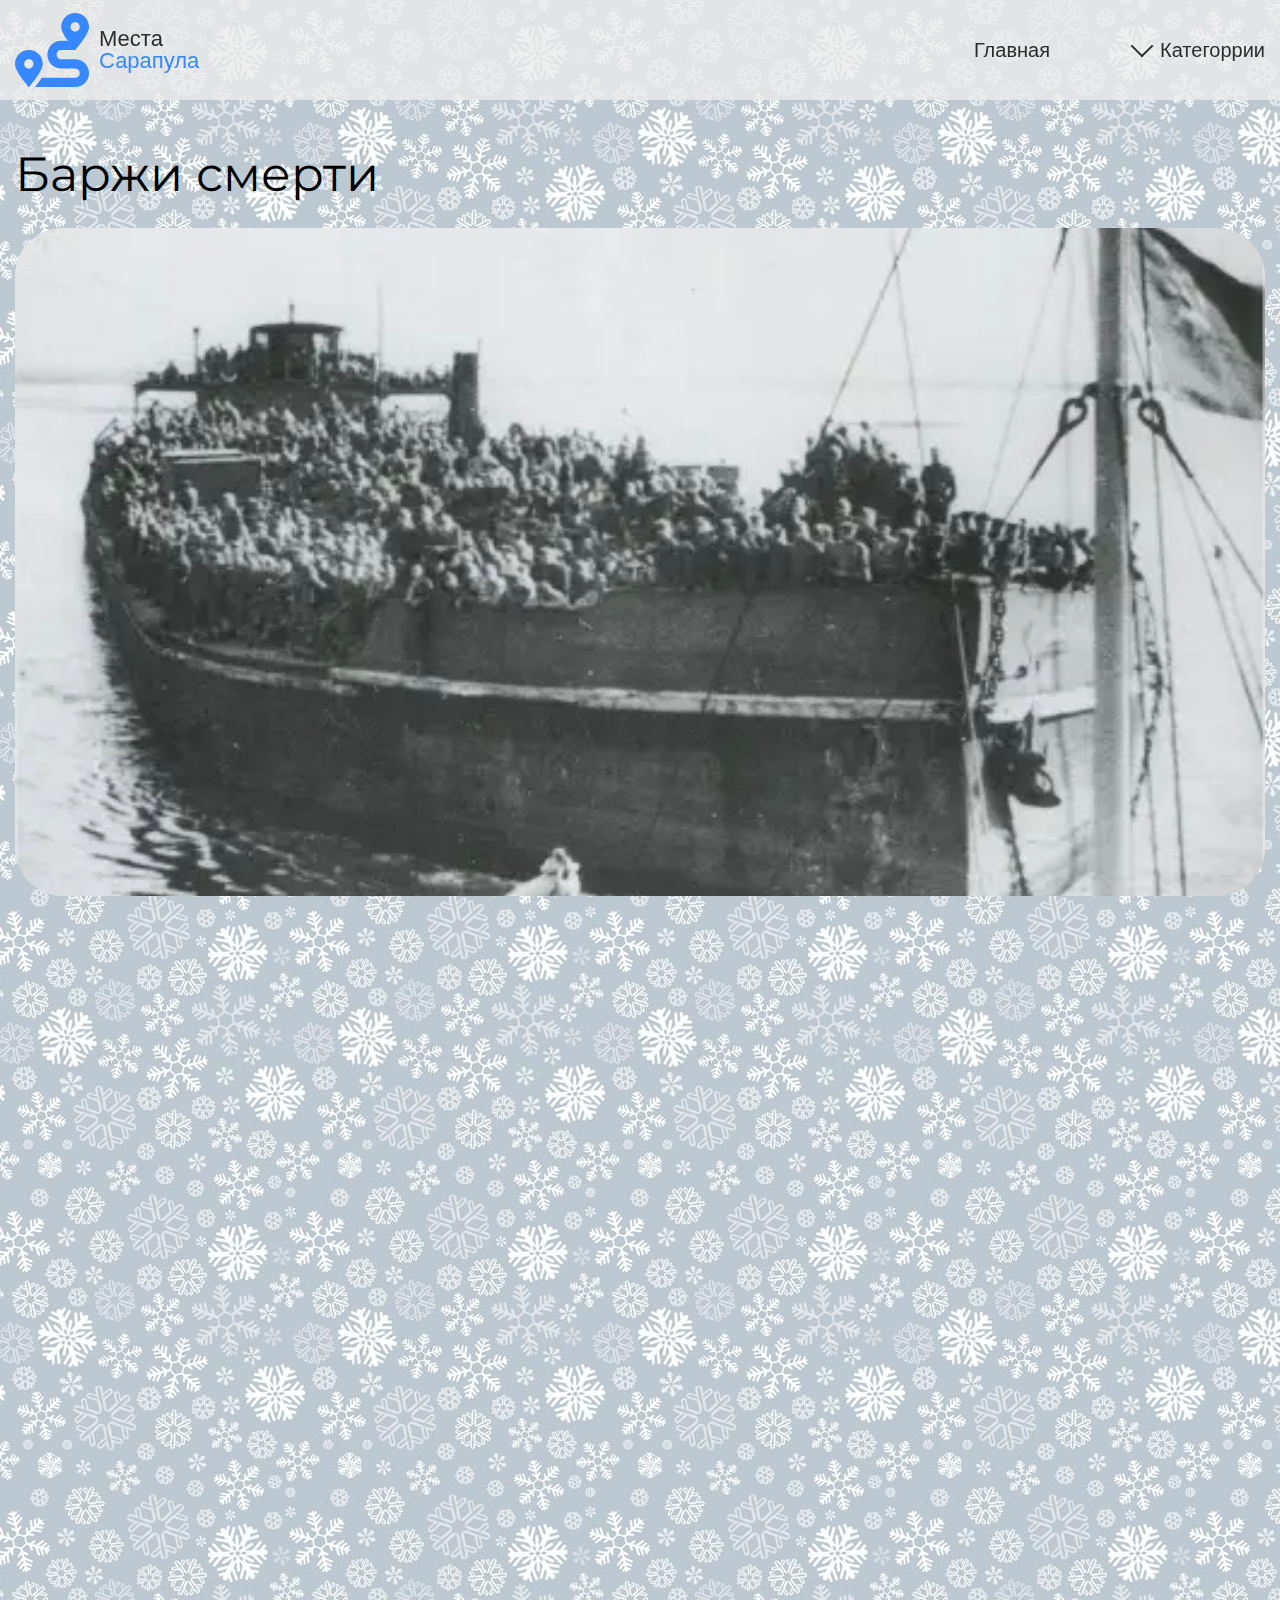
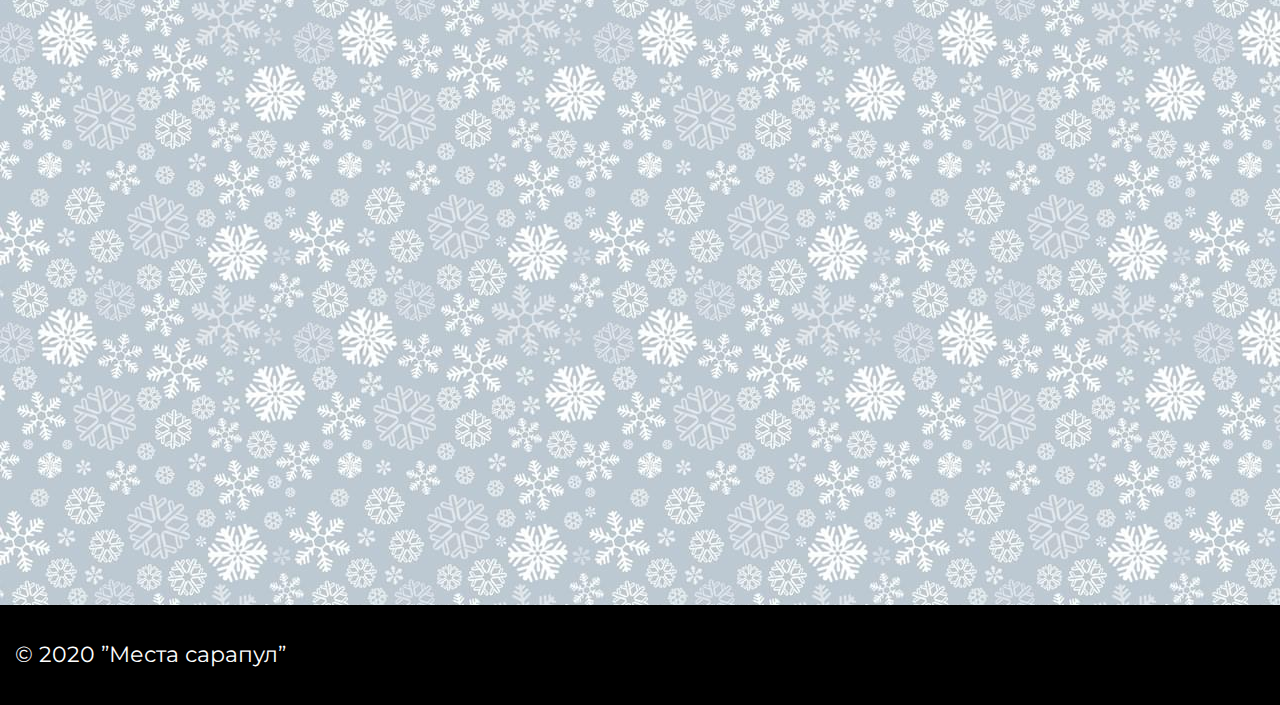
<file: deathbarges.html>
<!DOCTYPE html><html lang="zxx"><head>    <meta charset="UTF-8">    <meta name="viewport" content="width=device-width, initial-scale=1.0">    <link rel="stylesheet" href="css/style.min.css">    <link rel="shortcut icon" href="./img/icons/favico.webp" type="image/x-icon">    <title>Места Сарапула</title></head><body>    <div class="wrapper">        <div class="content">            <header class="header" id="myHeader">    <div class="container">        <div class="header-body">            <a href="./index.html" class="header-body__logo">                <div class="header-body__logo-item _anim-items _anim-no-hide">                    <picture><source srcset="./img/icons/route-solid.svg" type="image/webp"><img src="./img/icons/route-solid.svg" alt=""></picture>                </div>                <div class="header-body__logo-text _anim-items _anim-no-hide">                    <span>Места</span>                    <span>Сарапула</span>                </div>            </a>            <div class="header-body__menu _anim-items _anim-no-hide">                <nav>                    <a href="./index.html">Главная</a>                    <div class="dropdown">                        <a href="">Категоррии</a>                        <div class="dropdown-child _anim-items">                            <a href="./route.html">туристический маршрут</a>                            <a href="./monument.html">памятники</a>                            <a href="./interesting.html">интересные места</a>                        </div>                    </div>                </nav>            </div>            <div class="main__burger"><span></span></div>        </div>    </div></header>            <div class="single">                <div class="container">                    <div class="single-body _anim-items">                        <div class="single-body__title">Баржи смерти </div>                        <div class="single-body__image">                            <picture><source srcset="./img/single/deathbarges.webp" type="image/webp"><img src="./img/single/deathbarges.jpg" alt=""></picture>                        </div>                        <p class="single-body__paragraph _anim-items _anim-no-hide">                            Баржи смерти - наименование плавучих тюрем, использовавшихся в ходе Гражданской войны в России обеими основными противоборствующими сторонами для массового содержания пленных и задержанных. Захватив при отходе из Сарапула в качестве заложников сотни людей, заподозренных в сочувствии большевикам, белогвардейцы заточили их в трюм баржи, поставленной на якорь у пристани села Гольяны (недалеко от города Сарапул).                         </p>                        <p class="single-body__paragraph _anim-items _anim-no-hide">                            Несчастные подвергались пытке голодом; большинство из них не имело никакой одежды и укрывалось рогожами. Время от времени белогвардейцы выводили из трюма партию пленников и расстреливали их. 17 октября 1918 г. узников одной из таких плавучих тюрем, ,освободил командующий Волжской флотилией Ф. Ф. Раскольников — с помощью миноносца «Прыткий» он вывел баржу с акватории, контролируемой белгвардейцами]. К этому моменту из 600 политзаключённых в живых оставалось 432 человека.                        </p>                        <div class="single-body__gallery _anim-items _anim-no-hide">                            <div class="single-body__gallery-item">                                <picture><source srcset="./img/single/deathbargesmon.webp" type="image/webp"><img src="./img/single/deathbargesmon.jpg" alt=""></picture>                            </div>                        </div>                    </div>                </div>                <div class="single__map">                    <iframe src="https://www.google.com/maps/embed?pb=!1m18!1m12!1m3!1d2203.4510190494384!2d53.81958161612178!3d56.47721814335427!2m3!1f0!2f0!3f0!3m2!1i1024!2i768!4f13.1!3m3!1m2!1s0x43e0c56fd2cc77cf%3A0x280401a7ba230c7b!2sPamyatnik%20Uznikam%20Barzhi%20Smerti!5e0!3m2!1sen!2sru!4v1608038453601!5m2!1sen!2sru" width="100%" height="400" frameborder="0" style="border:0;" allowfullscreen="" aria-hidden="false" tabindex="0"></iframe>                </div>            </div>        </div>        <footer class="footer">    <div class="container">        <div class="footer-body">            <div class="footer-body__copyright">                © 2020 ”Места сарапул”            </div>        </div>    </div></footer>    </div>    <script src="https://code.jquery.com/jquery-3.5.1.js" integrity="sha256-QWo7LDvxbWT2tbbQ97B53yJnYU3WhH/C8ycbRAkjPDc=" crossorigin="anonymous"></script>    <script src="js/script.min.js"></script></body></html>
</file>
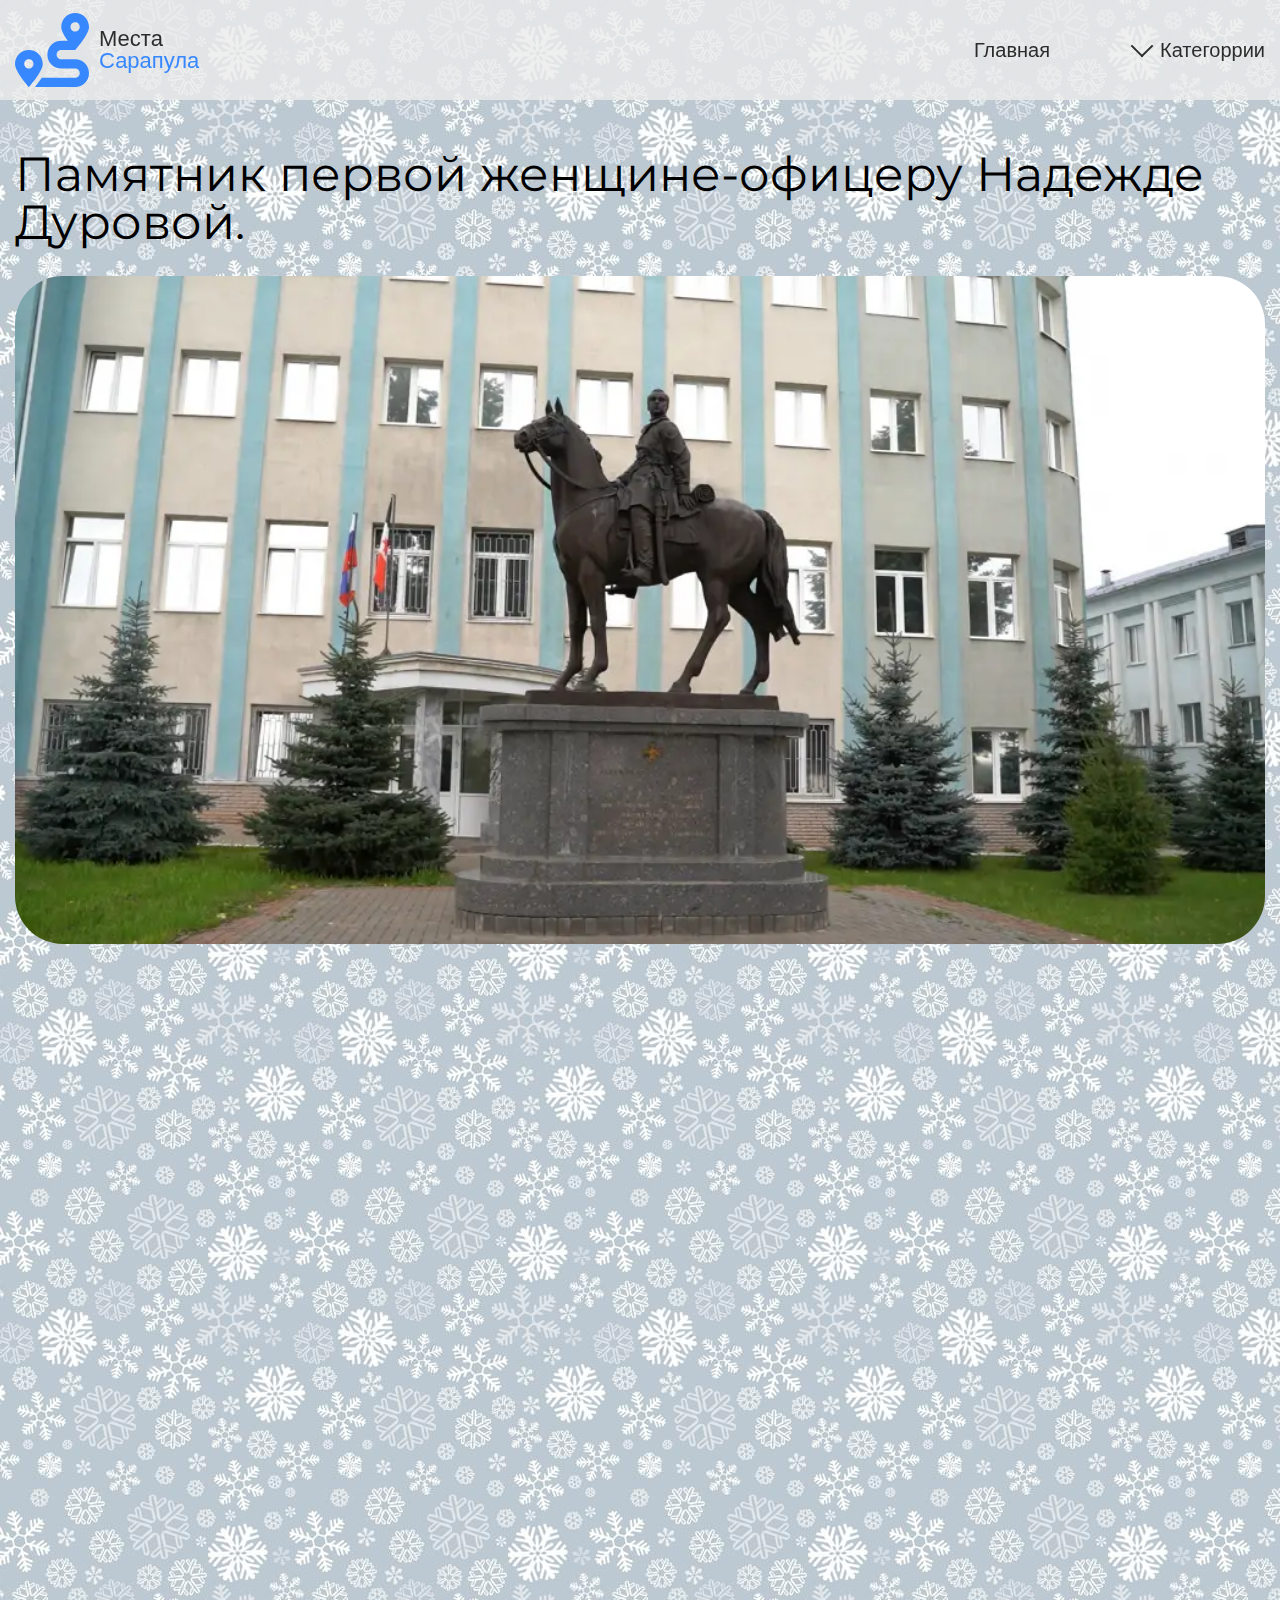
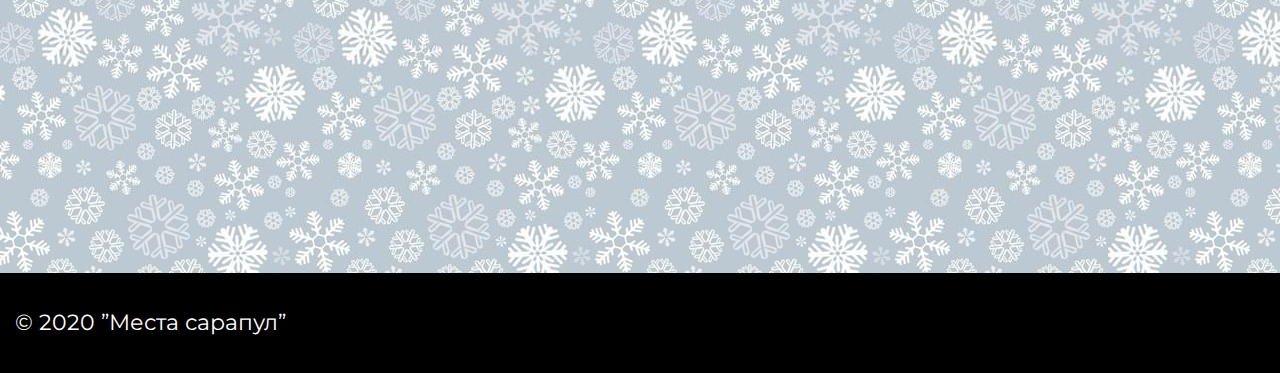
<file: durova.html>
<!DOCTYPE html><html lang="zxx"><head>    <meta charset="UTF-8">    <meta name="viewport" content="width=device-width, initial-scale=1.0">    <link rel="stylesheet" href="css/style.min.css">    <link rel="shortcut icon" href="./img/icons/favico.webp" type="image/x-icon">    <title>Места Сарапула</title></head><body>    <div class="wrapper">        <div class="content">            <header class="header" id="myHeader">    <div class="container">        <div class="header-body">            <a href="./index.html" class="header-body__logo">                <div class="header-body__logo-item _anim-items _anim-no-hide">                    <picture><source srcset="./img/icons/route-solid.svg" type="image/webp"><img src="./img/icons/route-solid.svg" alt=""></picture>                </div>                <div class="header-body__logo-text _anim-items _anim-no-hide">                    <span>Места</span>                    <span>Сарапула</span>                </div>            </a>            <div class="header-body__menu _anim-items _anim-no-hide">                <nav>                    <a href="./index.html">Главная</a>                    <div class="dropdown">                        <a href="">Категоррии</a>                        <div class="dropdown-child _anim-items">                            <a href="./route.html">туристический маршрут</a>                            <a href="./monument.html">памятники</a>                            <a href="./interesting.html">интересные места</a>                        </div>                    </div>                </nav>            </div>            <div class="main__burger"><span></span></div>        </div>    </div></header>            <div class="single">                <div class="container">                    <div class="single-body _anim-items">                        <div class="single-body__title">Памятник первой женщине-офицеру Надежде Дуровой.</div>                        <div class="single-body__image">                            <picture><source srcset="./img/single/durova.webp" type="image/webp"><img src="./img/single/durova.png" alt=""></picture>                        </div>                        <p class="single-body__paragraph _anim-items _anim-no-hide">                            Памятник первой кавалерист-девице Надежде Дуровой установлен 14 июня 2013 года в Сарапуле, где прошло ее детство. Надежда Дурова участвовала во многих битвах, всюду проявляя храбрость. За спасение раненного офицера в разгар сражения была награждена солдатским Георгиевским крестом и произведена в офицеры. В Отечественную войну 1812 года Н.А.                         </p>                        <p class="single-body__paragraph _anim-items _anim-no-hide">                            Дурова участвовала в Бородинской битве была контужена ядром в ногу и уехала для лечения в Сарапул. После отпуска служила ординарцем у фельдмаршала Михаила Кутузова. В мае 1813 года она снова была в действующей армии и приняла участие в войне за освобождение Германии. Только в 1816 году по просьбе отца Надежда Андреевна вышла в отставку в чине штаб-ротмистра и приехала в Сарапул. Здесь она постоянно ходила в мужском костюме, все письма подписывала фамилией Александров. Когда её брата Василия Андреевича назначили городничим в город Елабугу, она поехала туда вместе с ним. Умерла кавалерист-девица в 1866 году и была похоронена с воинскими почестями.                        </p>                    </div>                </div>                <div class="single__map">                    <iframe src="https://www.google.com/maps/embed?pb=!1m18!1m12!1m3!1d2203.410741899179!2d53.81768971612177!3d56.47791194330029!2m3!1f0!2f0!3f0!3m2!1i1024!2i768!4f13.1!3m3!1m2!1s0x43e0c4bfa568e5a7%3A0xfeddd9935f412839!2sKavalerist-Devitsa%20N.%20Durova!5e0!3m2!1sen!2sru!4v1608037247942!5m2!1sen!2sru" width="100%" height="400" frameborder="0" style="border:0;" allowfullscreen="" aria-hidden="false" tabindex="0"></iframe>                </div>            </div>        </div>        <footer class="footer">    <div class="container">        <div class="footer-body">            <div class="footer-body__copyright">                © 2020 ”Места сарапул”            </div>        </div>    </div></footer>    </div>    <script src="https://code.jquery.com/jquery-3.5.1.js" integrity="sha256-QWo7LDvxbWT2tbbQ97B53yJnYU3WhH/C8ycbRAkjPDc=" crossorigin="anonymous"></script>    <script src="js/script.min.js"></script></body></html>
</file>
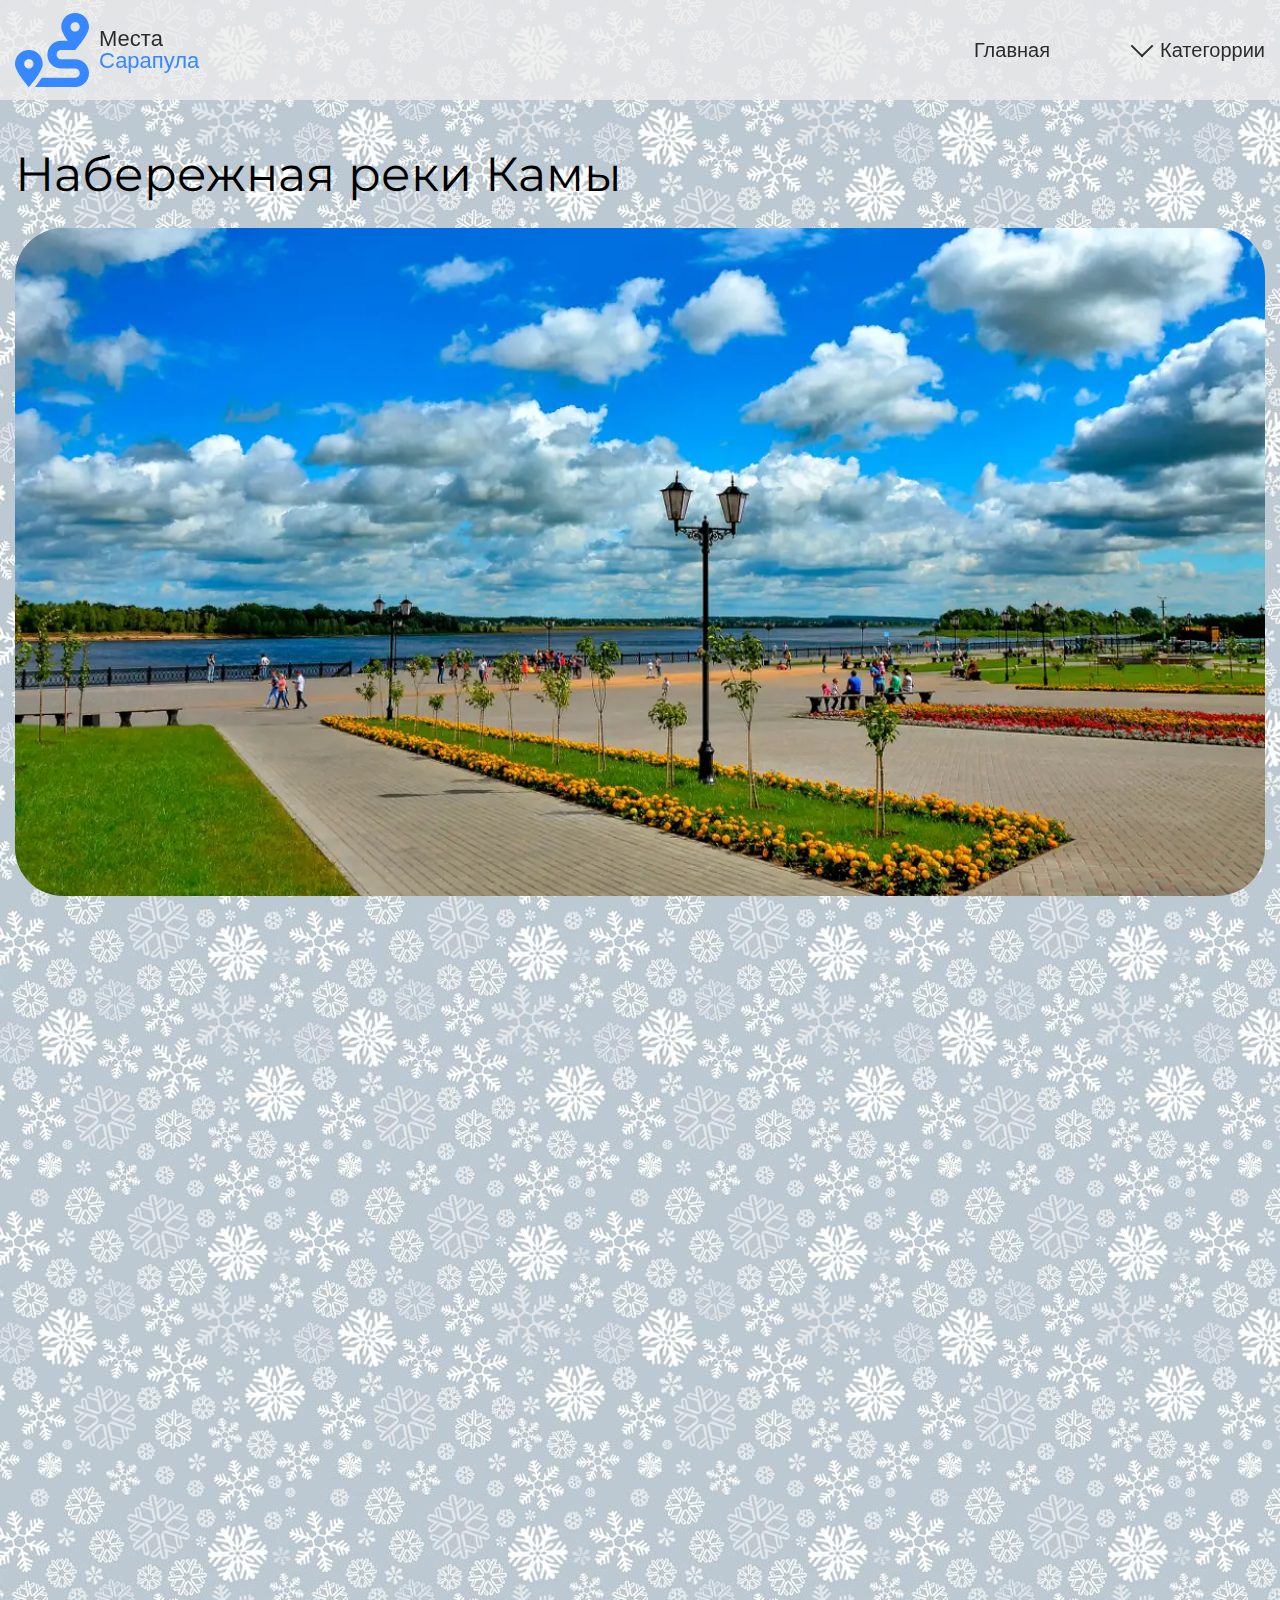
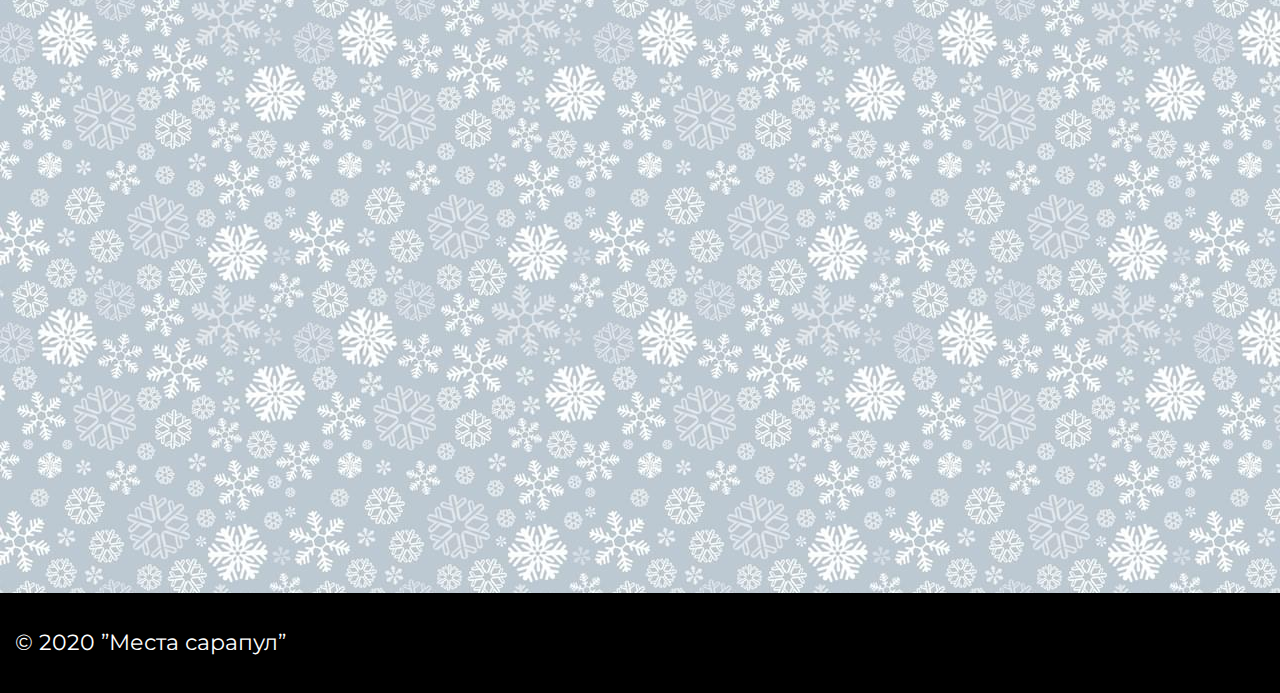
<file: frontsea.html>
<!DOCTYPE html><html lang="zxx"><head>    <meta charset="UTF-8">    <meta name="viewport" content="width=device-width, initial-scale=1.0">    <link rel="stylesheet" href="css/style.min.css">    <link rel="shortcut icon" href="./img/icons/favico.webp" type="image/x-icon">    <title>Места Сарапула</title></head><body>    <div class="wrapper">        <div class="content">            <header class="header" id="myHeader">    <div class="container">        <div class="header-body">            <a href="./index.html" class="header-body__logo">                <div class="header-body__logo-item _anim-items _anim-no-hide">                    <picture><source srcset="./img/icons/route-solid.svg" type="image/webp"><img src="./img/icons/route-solid.svg" alt=""></picture>                </div>                <div class="header-body__logo-text _anim-items _anim-no-hide">                    <span>Места</span>                    <span>Сарапула</span>                </div>            </a>            <div class="header-body__menu _anim-items _anim-no-hide">                <nav>                    <a href="./index.html">Главная</a>                    <div class="dropdown">                        <a href="">Категоррии</a>                        <div class="dropdown-child _anim-items">                            <a href="./route.html">туристический маршрут</a>                            <a href="./monument.html">памятники</a>                            <a href="./interesting.html">интересные места</a>                        </div>                    </div>                </nav>            </div>            <div class="main__burger"><span></span></div>        </div>    </div></header>            <div class="single">                <div class="container">                    <div class="single-body _anim-items">                        <div class="single-body__title">Набережная реки Камы</div>                        <div class="single-body__image">                            <picture><source srcset="./img/single/frontsea/01.webp" type="image/webp"><img src="./img/single/frontsea/01.jpg" alt=""></picture>                        </div>                        <p class="single-body__paragraph _anim-items _anim-no-hide">                            Набережная реки Камы – один из главных туристических объектов в Сарапуле. С набережной открывается прекрасный вид на реку Каму.                        </p>                        <p class="single-body__paragraph _anim-items _anim-no-hide">                            В рамках мероприятий федеральной целевой программы «Развитие внутреннего и въездного туризма в Российской Федерации (2011‒2018 годы)» на территории Сарапула реализуется инвестиционный проект «Создание туристско-рекреационного кластера «Камский берег». Проведена реконструкция набережной реки Камы и центрального сквера.                        </p>                        <p class="single-body__paragraph _anim-items _anim-no-hide">                            В период с мая по сентябрь на набережной реки Камы атмосферу открытого арт-пространства создает фестиваль «Пятница». Каждую неделю набережная города превращается в точку притяжения музыкантов, артистов, художников и всех творческих жителей.                        </p>                        <div class="single-body__gallery _anim-items _anim-no-hide">                            <div class="single-body__gallery-item">                                <picture><source srcset="./img/single/frontsea/01.webp" type="image/webp"><img src="./img/single/frontsea/01.jpg" alt=""></picture>                            </div>                            <div class="single-body__gallery-item">                                <picture><source srcset="./img/single/frontsea/02.webp" type="image/webp"><img src="./img/single/frontsea/02.jpg" alt=""></picture>                            </div>                            <div class="single-body__gallery-item">                                <picture><source srcset="./img/single/frontsea/03.webp" type="image/webp"><img src="./img/single/frontsea/03.jpg" alt=""></picture>                            </div>                        </div>                    </div>                </div>                <div class="single__map">                    <iframe src="https://www.google.com/maps/embed?pb=!1m18!1m12!1m3!1d8814.242256594876!2d53.78950384866645!3d56.47533113006164!2m3!1f0!2f0!3f0!3m2!1i1024!2i768!4f13.1!3m3!1m2!1s0x43e0c503bdc4869d%3A0xe198dda0f977f1a!2sGorodskaya%20Naberezhnaya%20Reki%20Kamy!5e0!3m2!1sen!2sru!4v1608040344746!5m2!1sen!2sru" width="100%" height="400" frameborder="0" style="border:0;" allowfullscreen="" aria-hidden="false" tabindex="0"></iframe>                </div>            </div>        </div>        <footer class="footer">    <div class="container">        <div class="footer-body">            <div class="footer-body__copyright">                © 2020 ”Места сарапул”            </div>        </div>    </div></footer>    </div>    <script src="https://code.jquery.com/jquery-3.5.1.js" integrity="sha256-QWo7LDvxbWT2tbbQ97B53yJnYU3WhH/C8ycbRAkjPDc=" crossorigin="anonymous"></script>    <script src="js/script.min.js"></script></body></html>
</file>
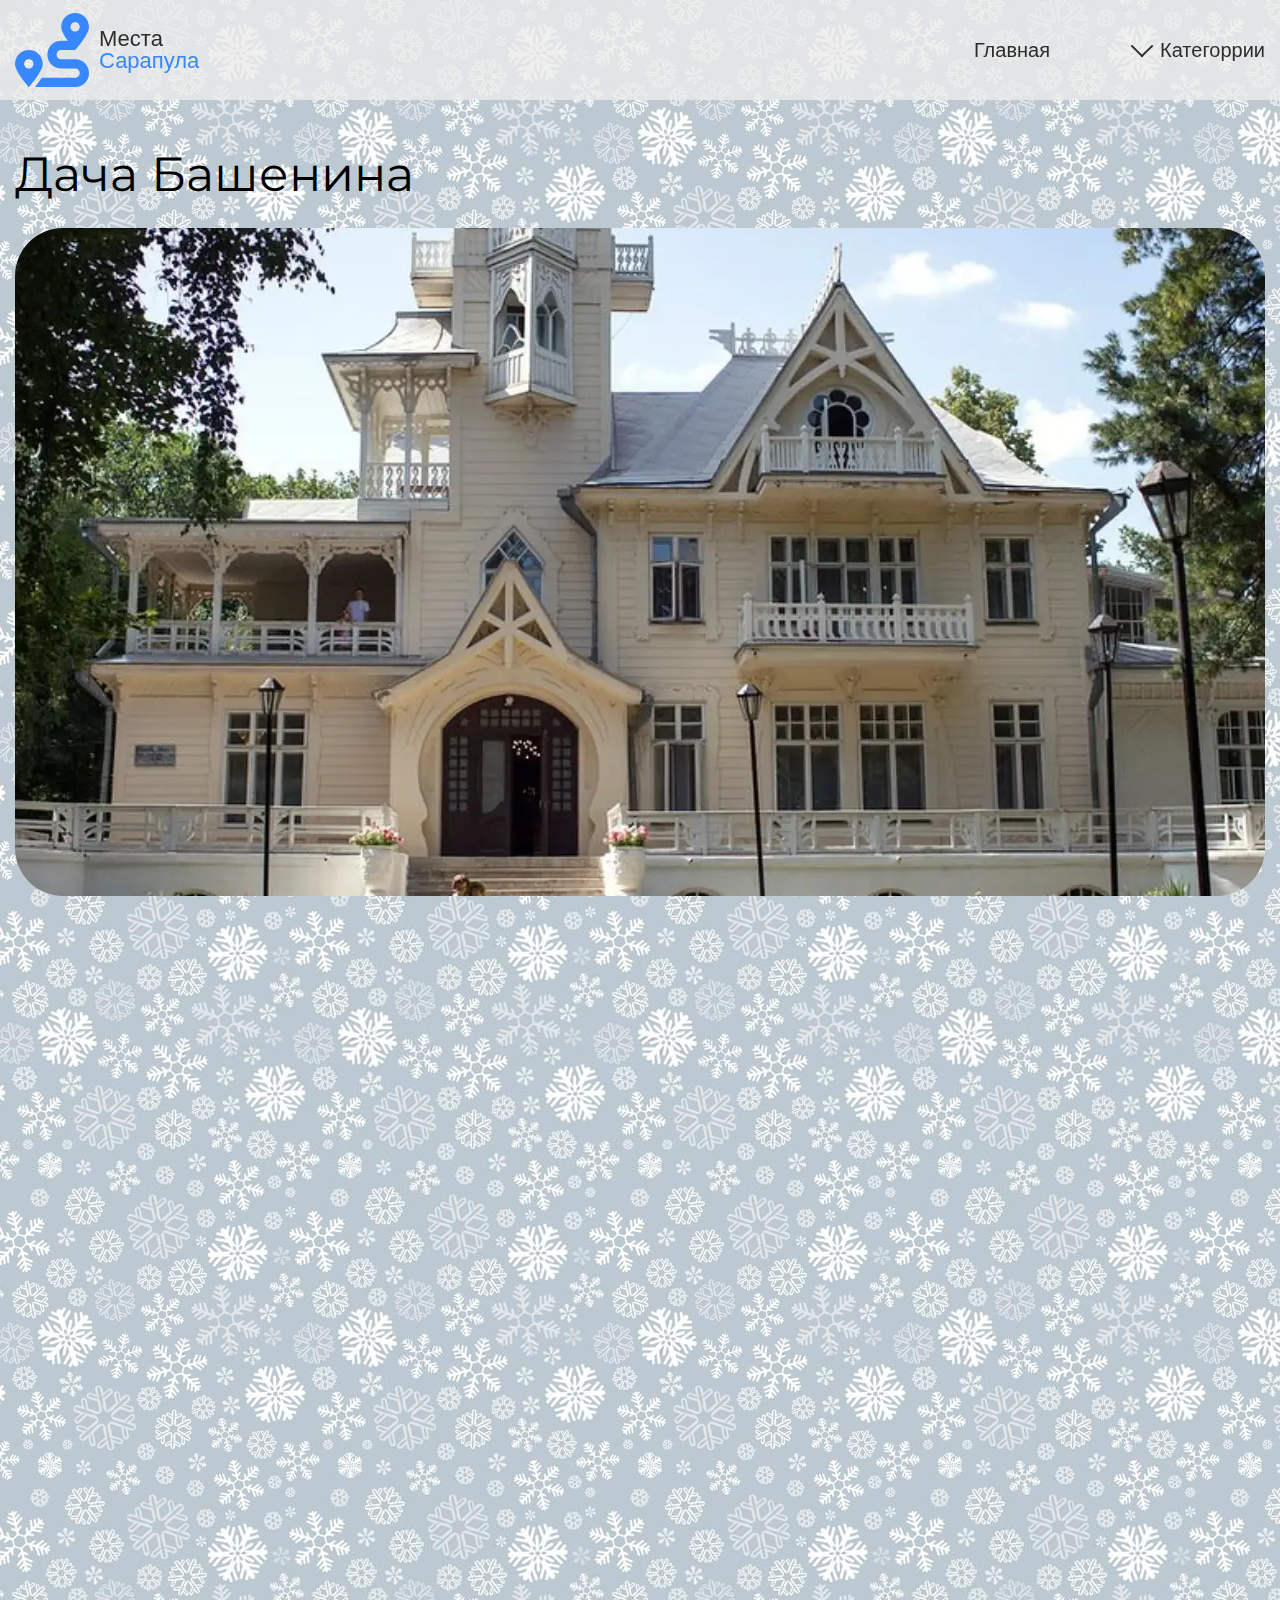
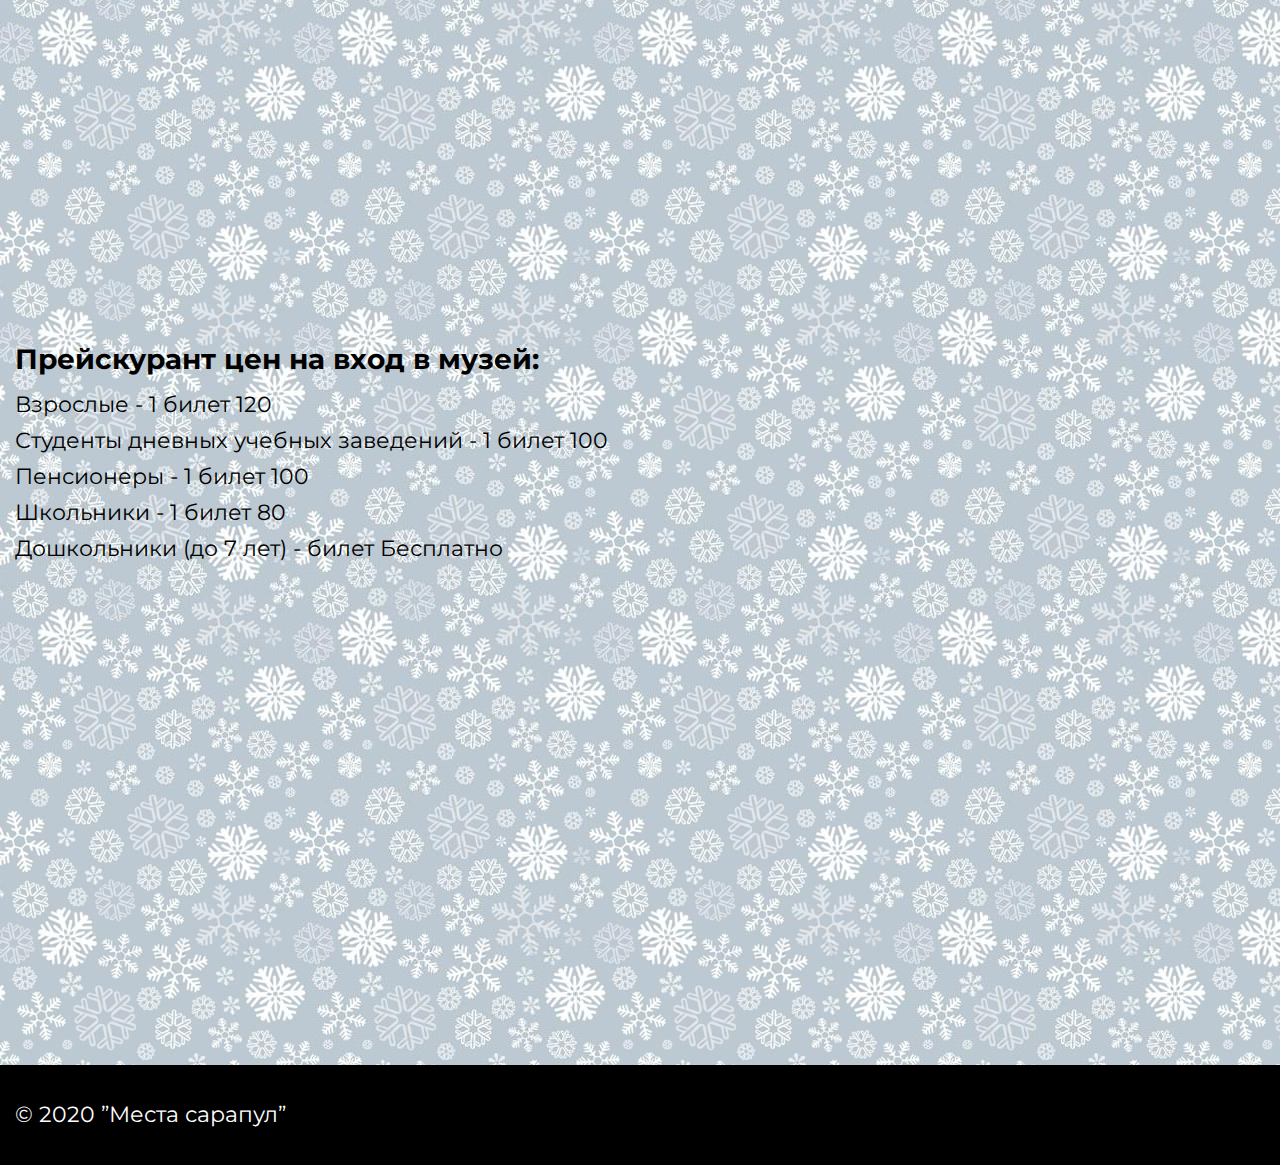
<file: house.html>
<!DOCTYPE html><html lang="zxx"><head>    <meta charset="UTF-8">    <meta name="viewport" content="width=device-width, initial-scale=1.0">    <link rel="stylesheet" href="css/style.min.css">    <link rel="shortcut icon" href="./img/icons/favico.webp" type="image/x-icon">    <title>Места Сарапула</title></head><body>    <div class="wrapper">        <div class="content">            <header class="header" id="myHeader">    <div class="container">        <div class="header-body">            <a href="./index.html" class="header-body__logo">                <div class="header-body__logo-item _anim-items _anim-no-hide">                    <picture><source srcset="./img/icons/route-solid.svg" type="image/webp"><img src="./img/icons/route-solid.svg" alt=""></picture>                </div>                <div class="header-body__logo-text _anim-items _anim-no-hide">                    <span>Места</span>                    <span>Сарапула</span>                </div>            </a>            <div class="header-body__menu _anim-items _anim-no-hide">                <nav>                    <a href="./index.html">Главная</a>                    <div class="dropdown">                        <a href="">Категоррии</a>                        <div class="dropdown-child _anim-items">                            <a href="./route.html">туристический маршрут</a>                            <a href="./monument.html">памятники</a>                            <a href="./interesting.html">интересные места</a>                        </div>                    </div>                </nav>            </div>            <div class="main__burger"><span></span></div>        </div>    </div></header>            <div class="single">                <div class="container">                    <div class="single-body _anim-items">                        <div class="single-body__title">Дача Башенина</div>                        <div class="single-body__image">                            <picture><source srcset="./img/single/image.webp" type="image/webp"><img src="./img/single/image.png" alt=""></picture>                        </div>                        <p class="single-body__paragraph _anim-items _anim-no-hide">                            Проектом строительства занимался 30-летний Московский архитектор Павел Трубников. Дачу возводили в модном по тем временам стиле модерн.                            Уникальность постройки в том, что, будучи каменной, она успешно имитирует образцы деревянного зодчества России. В нее включены готические мотивы, балконы разных форм, эркер и даже высокая кровля с резным коньком.                        </p>                        <p class="single-body__paragraph _anim-items _anim-no-hide">                            Фасад здания имеет парадный вход и лестницу с выходом в сад, который испещрен аллеями и клумбами. В саду установлен фонтан с изваянием мальчика и девочки. Удивительно, что за 100 лет фигурки детей остались целыми, хотя краска с них изрядно облупилась. Есть несколько версий относительно образа детей. По одной из легенд, это отпрыски самого Башенина, якобы утонувшие. По другой – это абстрактные малыши, а сам меценат не имел наследников.                        </p>                        <p class="single-body__paragraph _anim-items _anim-no-hide">                            На территории усадьбы сохранились хозяйственные постройки, конюшня-гараж, булыжная мостовая, хвойный парк и реликтовые растения. На даче Башенина проходят экскурсионные программы и игровые занятия, городские праздники и театрализованные представления, торжественные церемонии бракосочетания и пленэры художников. Построен пандус, предназначенный для привлечения в музей людей с ограниченными возможностями передвижения. В южной части усадьбы решено сохранить естественный лес. Были выявлены ровесники дачи – редкие деревья – кедр и лиственница.                        </p>                        <div class="single-body__gallery _anim-items _anim-no-hide">                            <div class="single-body__gallery-item">                                <picture><source srcset="./img/single/gallery/01.webp" type="image/webp"><img src="./img/single/gallery/01.png" alt=""></picture>                            </div>                            <div class="single-body__gallery-item">                                <picture><source srcset="./img/single/gallery/02.webp" type="image/webp"><img src="./img/single/gallery/02.png" alt=""></picture>                            </div>                            <div class="single-body__gallery-item">                                <picture><source srcset="./img/single/gallery/03.webp" type="image/webp"><img src="./img/single/gallery/03.png" alt=""></picture>                            </div>                        </div>                        <div class="single-body__price">                            <div class="single-body__price-title">Прейскурант цен на вход в музей:</div>                            <div class="single-body__price-item">Взрослые -	1 билет	120</div>                            <div class="single-body__price-item">Студенты дневных учебных заведений - 1 билет 100</div>                            <div class="single-body__price-item">Пенсионеры - 1 билет 100</div>                            <div class="single-body__price-item">Школьники - 1 билет 80</div>                            <div class="single-body__price-item">Дошкольники (до 7 лет) - билет	Бесплатно</div>                        </div>                    </div>                </div>                <div class="single__map">                    <iframe src="https://www.google.com/maps/embed?pb=!1m18!1m12!1m3!1d1853.0095559370154!2d53.7908339617753!3d56.47444253584447!2m3!1f0!2f0!3f0!3m2!1i1024!2i768!4f13.1!3m3!1m2!1s0x43e0c4a42158c171%3A0x6a6f84f04555a9e0!2z0KXRg9C00L7QttC10YHRgtCy0LXQvdC90L4t0LLRi9GB0YLQsNCy0L7Rh9C90YvQuSDQutC-0LzQv9C70LXQutGBIMKr0JTQsNGH0LAg0JHQsNGI0LXQvdC40L3QsMK7!5e0!3m2!1sen!2sru!4v1608031355036!5m2!1sen!2sru" width="100%" height="400" frameborder="0" style="border:0;" allowfullscreen="" aria-hidden="false" tabindex="0"></iframe>                </div>            </div>        </div>        <footer class="footer">    <div class="container">        <div class="footer-body">            <div class="footer-body__copyright">                © 2020 ”Места сарапул”            </div>        </div>    </div></footer>    </div>    <script src="https://code.jquery.com/jquery-3.5.1.js" integrity="sha256-QWo7LDvxbWT2tbbQ97B53yJnYU3WhH/C8ycbRAkjPDc=" crossorigin="anonymous"></script>    <script src="js/script.min.js"></script></body></html>
</file>
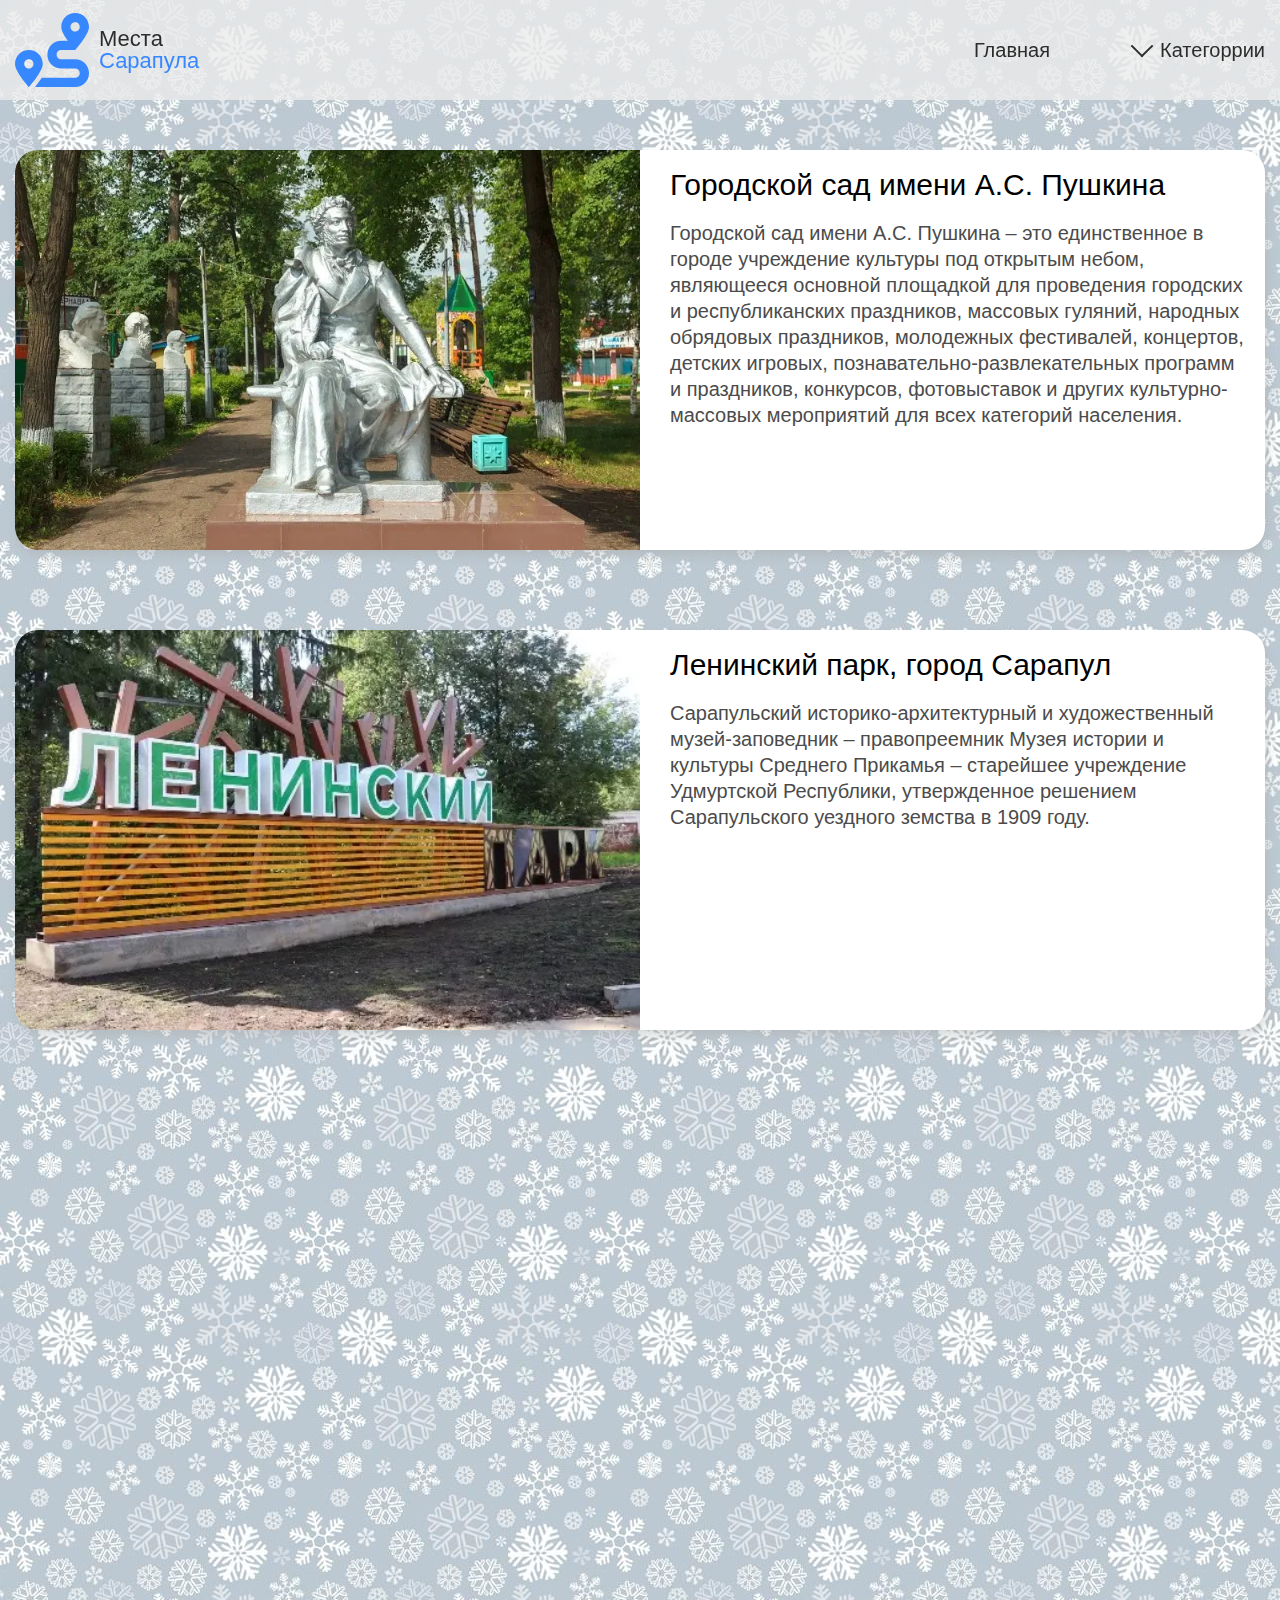
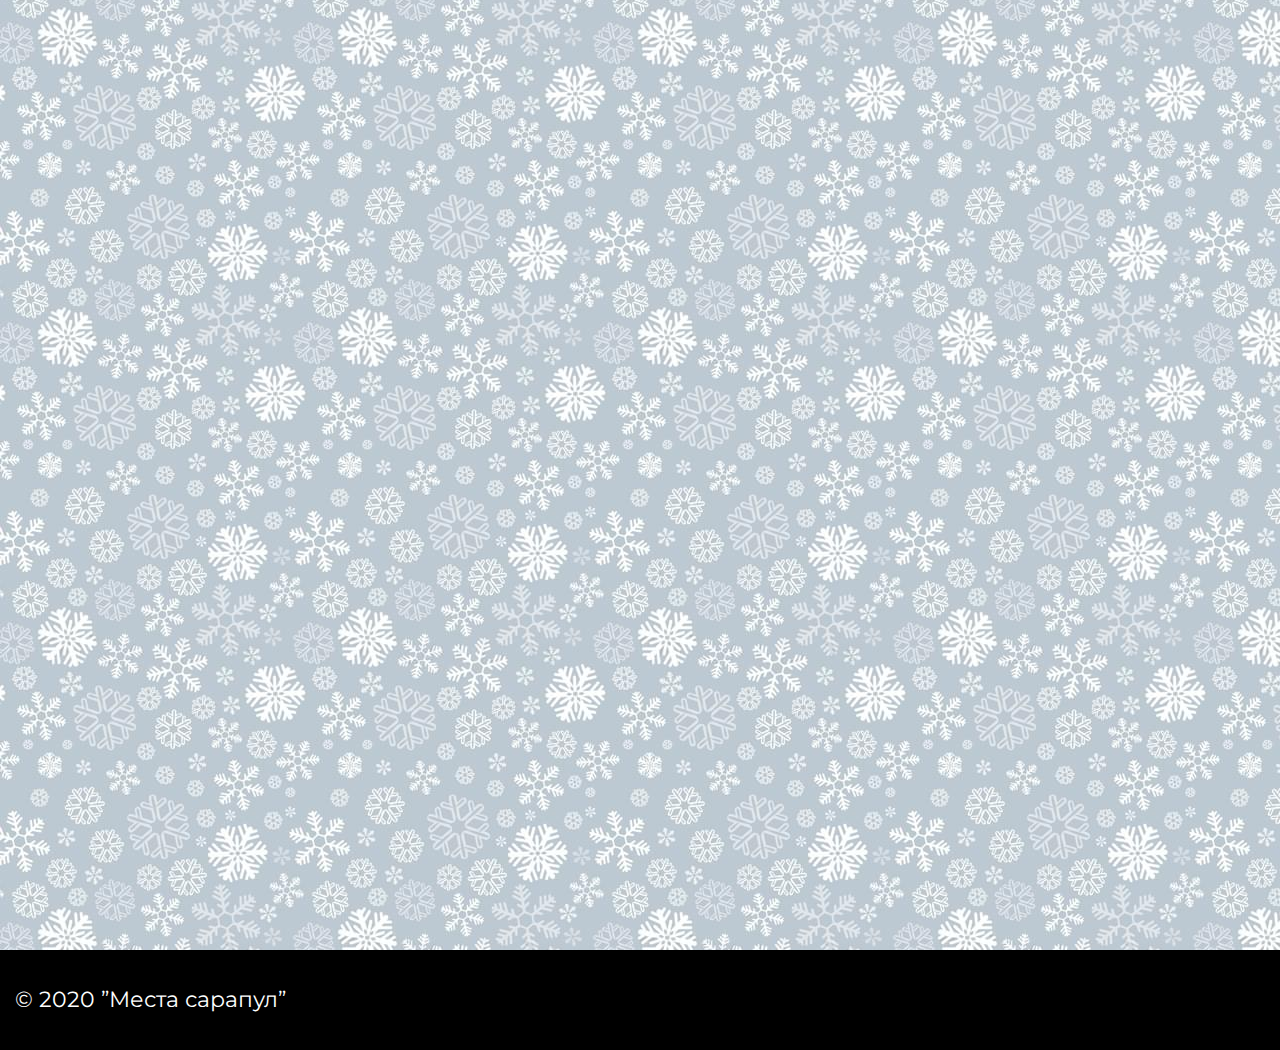
<file: interesting.html>
<!DOCTYPE html><html lang="zxx"><head>    <meta charset="UTF-8">    <meta name="viewport" content="width=device-width, initial-scale=1.0">    <link rel="stylesheet" href="css/style.min.css">    <link rel="shortcut icon" href="./img/icons/favico.webp" type="image/x-icon">    <title>Места Сарапула</title></head><body>    <div class="wrapper">        <div class="content">            <header class="header" id="myHeader">    <div class="container">        <div class="header-body">            <a href="./index.html" class="header-body__logo">                <div class="header-body__logo-item _anim-items _anim-no-hide">                    <picture><source srcset="./img/icons/route-solid.svg" type="image/webp"><img src="./img/icons/route-solid.svg" alt=""></picture>                </div>                <div class="header-body__logo-text _anim-items _anim-no-hide">                    <span>Места</span>                    <span>Сарапула</span>                </div>            </a>            <div class="header-body__menu _anim-items _anim-no-hide">                <nav>                    <a href="./index.html">Главная</a>                    <div class="dropdown">                        <a href="">Категоррии</a>                        <div class="dropdown-child _anim-items">                            <a href="./route.html">туристический маршрут</a>                            <a href="./monument.html">памятники</a>                            <a href="./interesting.html">интересные места</a>                        </div>                    </div>                </nav>            </div>            <div class="main__burger"><span></span></div>        </div>    </div></header>            <div class="interesting">                <div class="container">                    <div class="interesting-body">                        <div class="places-item _anim-items">                            <div class="places-item__img">                                <picture><source srcset="./img/interesting/pushkin/02.webp" type="image/webp"><img src="./img/interesting/pushkin/02.jpg" alt=""></picture>                            </div>                            <div class="places-item__text">                                <div class="places-item__text-title">                                    Городской сад имени А.С. Пушкина                                 </div>                                <div class="places-item__text-item">                                    Городской сад имени А.С. Пушкина – это единственное в городе учреждение культуры под открытым небом, являющееся основной площадкой для проведения городских и республиканских праздников, массовых гуляний, народных обрядовых праздников, молодежных фестивалей, концертов, детских игровых, познавательно-развлекательных программ и праздников, конкурсов, фотовыставок и других культурно-массовых мероприятий для всех категорий населения.                                </div>                            </div>                            <div class="places-item__text-btn">                                <a href="./pushkin.html">Подробнее</a>                            </div>                        </div>                        <div class="places-item _anim-items">                            <div class="places-item__img">                                <picture><source srcset="./img/interesting/leninsky/01.webp" type="image/webp"><img src="./img/interesting/leninsky/01.jpg" alt=""></picture>                            </div>                            <div class="places-item__text">                                <div class="places-item__text-title">                                    Ленинский парк, город Сарапул                                </div>                                <div class="places-item__text-item">                                    Сарапульский историко-архитектурный и художественный музей-заповедник – правопреемник Музея истории и культуры Среднего Прикамья – старейшее учреждение Удмуртской Республики, утвержденное решением Сарапульского уездного земства в 1909 году.                                 </div>                            </div>                            <div class="places-item__text-btn">                                <a href="./leninsky.html">Подробнее</a>                            </div>                        </div>                        <div class="places-item _anim-items">                            <div class="places-item__img">                                <picture><source srcset="./img/interesting/museum/04.webp" type="image/webp"><img src="./img/interesting/museum/04.jpg" alt=""></picture>                            </div>                            <div class="places-item__text">                                <div class="places-item__text-title">                                    Сарапульский историко-архитектурный                                 </div>                                <div class="places-item__text-item">                                    Сарапульский историко-архитектурный и художественный музей-заповедник – правопреемник Музея истории и культуры Среднего Прикамья – старейшее учреждение Удмуртской Республики, утвержденное решением Сарапульского уездного земства в 1909 году                                </div>                            </div>                            <div class="places-item__text-btn">                                <a href="./museum.html">Подробнее</a>                            </div>                        </div>                        <div class="places-item _anim-items">                            <div class="places-item__img">                                <picture><source srcset="./img/slider/03.webp" type="image/webp"><img src="./img/slider/03.png" alt=""></picture>                            </div>                            <div class="places-item__text">                                <div class="places-item__text-title">                                    Смотровая площадка “Гора Урал”                                </div>                                <div class="places-item__text-item">                                    История возникновения и описание горы Урал Несмотря на то, что у нас в Сарапуле эта смотровая площадка получила название «гора Урал», речь идет скорее о высоком холме.                                 </div>                            </div>                            <div class="places-item__text-btn">                                <a href="./ural.html">Подробнее</a>                            </div>                        </div>                        <div class="places-item _anim-items">                            <div class="places-item__img">                                <picture><source srcset="./img/slider/01.webp" type="image/webp"><img src="./img/slider/01.png" alt=""></picture>                            </div>                            <div class="places-item__text">                                <div class="places-item__text-title">                                    Набережная реки Камы                                </div>                                <div class="places-item__text-item">                                    Набережная реки Камы – один из главных туристических объектов в Сарапуле. С набережной открывается прекрасный вид на реку Каму.                                </div>                            </div>                            <div class="places-item__text-btn">                                <a href="./frontsea.html">Подробнее</a>                            </div>                        </div>                    </div>                </div>            </div>        </div>        <footer class="footer">    <div class="container">        <div class="footer-body">            <div class="footer-body__copyright">                © 2020 ”Места сарапул”            </div>        </div>    </div></footer>    </div>    <script src="https://code.jquery.com/jquery-3.5.1.js" integrity="sha256-QWo7LDvxbWT2tbbQ97B53yJnYU3WhH/C8ycbRAkjPDc=" crossorigin="anonymous"></script>    <script src="js/script.min.js"></script></body></html>
</file>
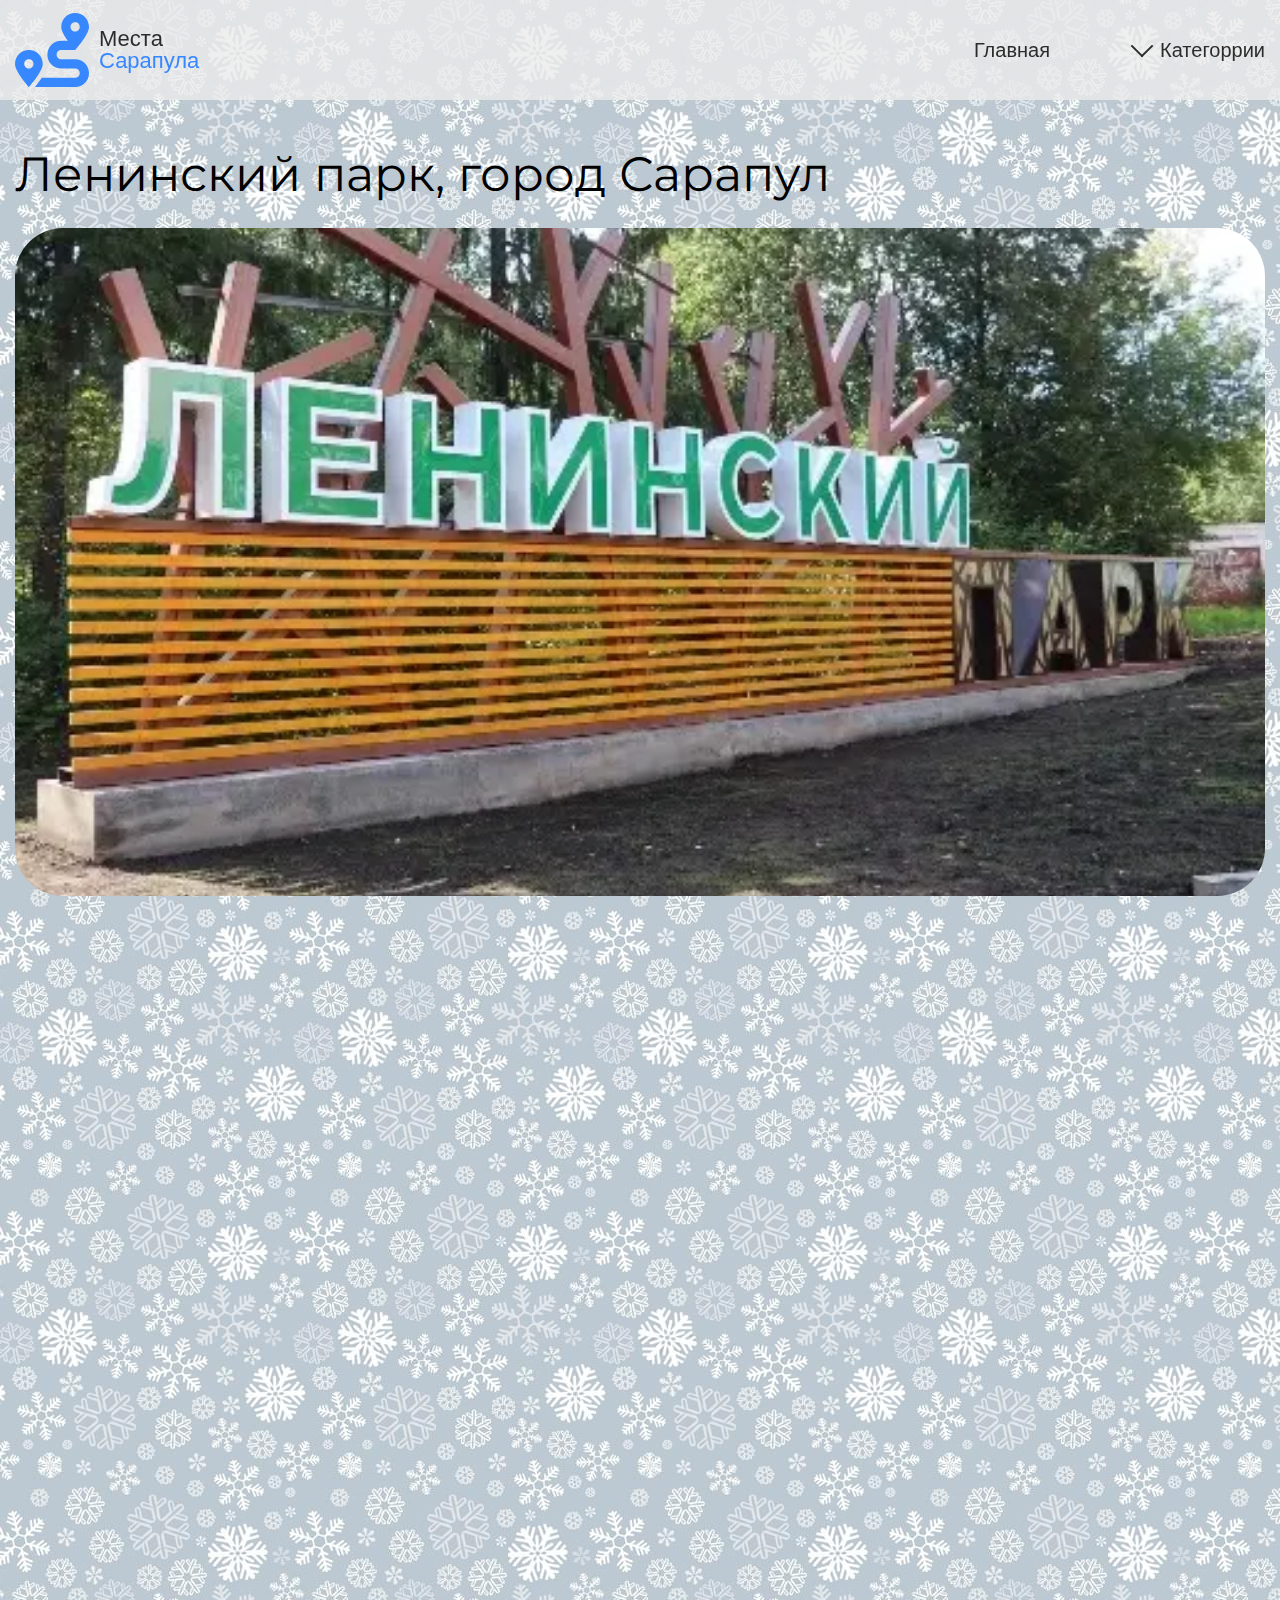
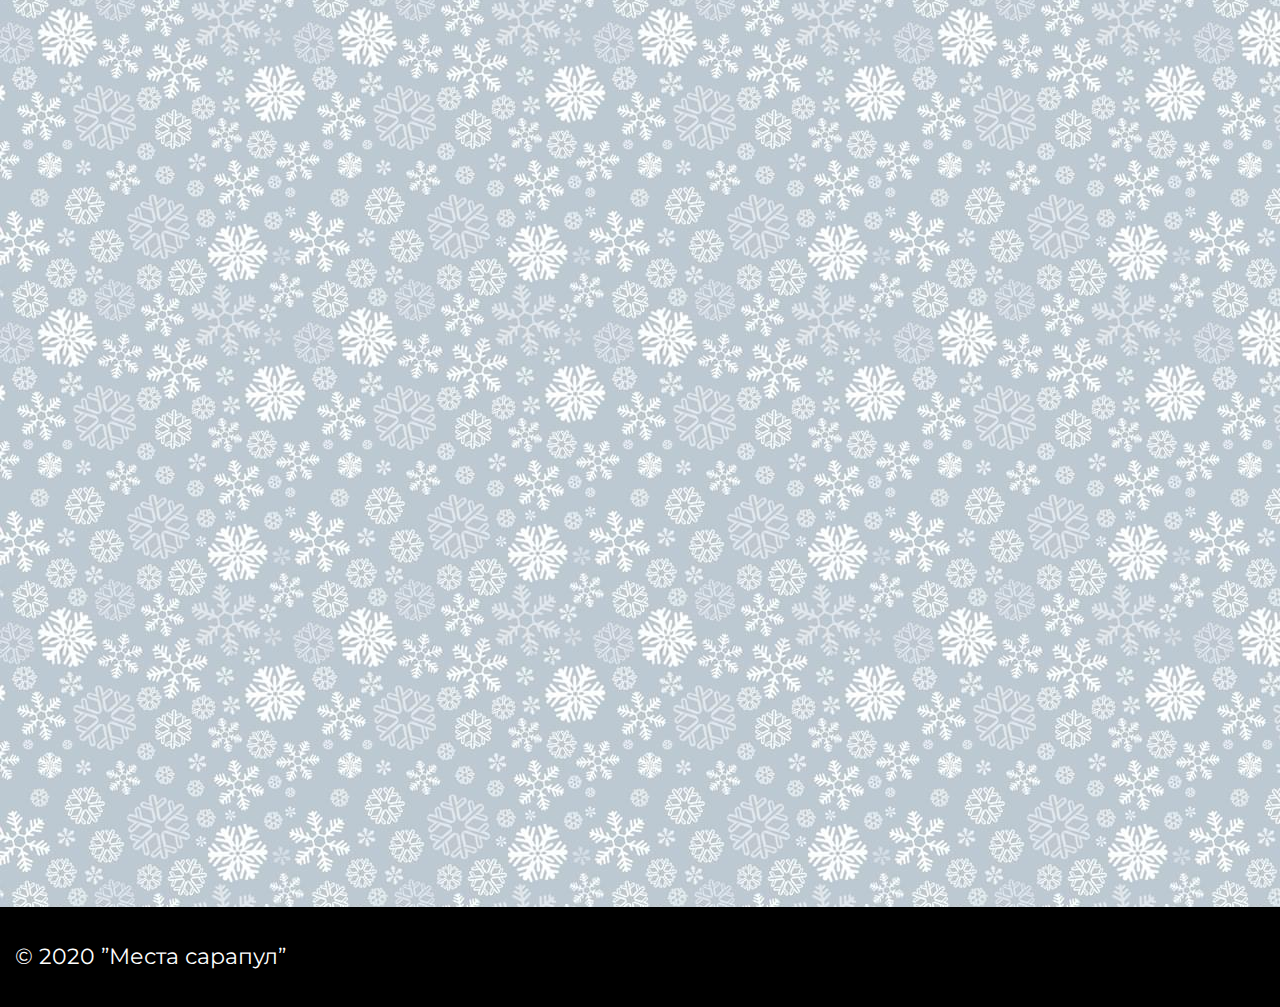
<file: leninsky.html>
<!DOCTYPE html><html lang="zxx"><head>    <meta charset="UTF-8">    <meta name="viewport" content="width=device-width, initial-scale=1.0">    <link rel="stylesheet" href="css/style.min.css">    <link rel="shortcut icon" href="./img/icons/favico.webp" type="image/x-icon">    <title>Места Сарапула</title></head><body>    <div class="wrapper">        <div class="content">            <header class="header" id="myHeader">    <div class="container">        <div class="header-body">            <a href="./index.html" class="header-body__logo">                <div class="header-body__logo-item _anim-items _anim-no-hide">                    <picture><source srcset="./img/icons/route-solid.svg" type="image/webp"><img src="./img/icons/route-solid.svg" alt=""></picture>                </div>                <div class="header-body__logo-text _anim-items _anim-no-hide">                    <span>Места</span>                    <span>Сарапула</span>                </div>            </a>            <div class="header-body__menu _anim-items _anim-no-hide">                <nav>                    <a href="./index.html">Главная</a>                    <div class="dropdown">                        <a href="">Категоррии</a>                        <div class="dropdown-child _anim-items">                            <a href="./route.html">туристический маршрут</a>                            <a href="./monument.html">памятники</a>                            <a href="./interesting.html">интересные места</a>                        </div>                    </div>                </nav>            </div>            <div class="main__burger"><span></span></div>        </div>    </div></header>            <div class="single">                <div class="container">                    <div class="single-body _anim-items">                        <div class="single-body__title">Ленинский парк, город Сарапул</div>                        <div class="single-body__image">                            <picture><source srcset="./img/interesting/leninsky/01.webp" type="image/webp"><img src="./img/interesting/leninsky/01.jpg" alt=""></picture>                        </div>                        <p class="single-body__paragraph _anim-items _anim-no-hide">                            В городе Сарапуле есть много удивительно красивых мест, где можно отдохнуть и вспомнить прошлое. В последние годы все чаще стали поговаривать о восстановлении давно заброшенного парка им. Ленина. Что же это за место такое и почему его нужно восстанавливать? В городе есть несколько городских парков, каждый из них имеет свою удивительную историю создания. Любопытная судьба и у Ленинского парка.                        </p>                        <p class="single-body__paragraph _anim-items _anim-no-hide">                            Место, где расположен этот старый парк особенное, оно хранит много тайн и загадок. Ходят сказания и легенды о зарытых кладах, о старике отшельнике и о чуди белоглазой. Как известно, слухи не возникают просто так.                        </p>                        <p class="single-body__paragraph _anim-items _anim-no-hide">                            Еще в 3 веке в западной части территории парка существовало укрепление, которое надежно защищало поселение от внешних врагов. Это было настоящее городище, построенное на высоком месте с бревенчатыми воротами и стенами, за которыми можно было укрыться в случае вражеских набегов.                        </p>                        <p class="single-body__paragraph _anim-items _anim-no-hide">                            Укрытие, видимо, не было надежным и прослужило недолго. Но слухи о том, что именно в этих местах зарыты клады богатые ходят и по сей день. А еще поговаривали, что жили когда то здесь люди странные “чуди белоглазое”. И были они высокими, голубоглазыми и обладали они знаниями тайными о матушке природе.                        </p>                        <p class="single-body__paragraph _anim-items _anim-no-hide">                            Этот народ был особенный, не жаден был до золота, не любил внимания к себе и постороннего шума. Хоронились они от чужаков и уходили потайными тропами при появлении в своих местах обитания других людей.                        </p>                        <div class="single-body__gallery _anim-items _anim-no-hide">                            <div class="single-body__gallery-item">                                <picture><source srcset="./img/interesting/leninsky/02.webp" type="image/webp"><img src="./img/interesting/leninsky/02.jpg" alt=""></picture>                            </div>                        </div>                    </div>                </div>                <div class="single__map">                    <iframe src="https://www.google.com/maps/embed?pb=!1m18!1m12!1m3!1d2204.0789188165863!2d53.78486311612148!3d56.46640144419539!2m3!1f0!2f0!3f0!3m2!1i1024!2i768!4f13.1!3m3!1m2!1s0x43e0c35fba35bddb%3A0xeaeed056596d2894!2sLeninskiy%20Park!5e0!3m2!1sen!2sru!4v1608039558821!5m2!1sen!2sru" width="100%" height="400" frameborder="0" style="border:0;" allowfullscreen="" aria-hidden="false" tabindex="0"></iframe>                </div>            </div>        </div>        <footer class="footer">    <div class="container">        <div class="footer-body">            <div class="footer-body__copyright">                © 2020 ”Места сарапул”            </div>        </div>    </div></footer>    </div>    <script src="https://code.jquery.com/jquery-3.5.1.js" integrity="sha256-QWo7LDvxbWT2tbbQ97B53yJnYU3WhH/C8ycbRAkjPDc=" crossorigin="anonymous"></script>    <script src="js/script.min.js"></script></body></html>
</file>
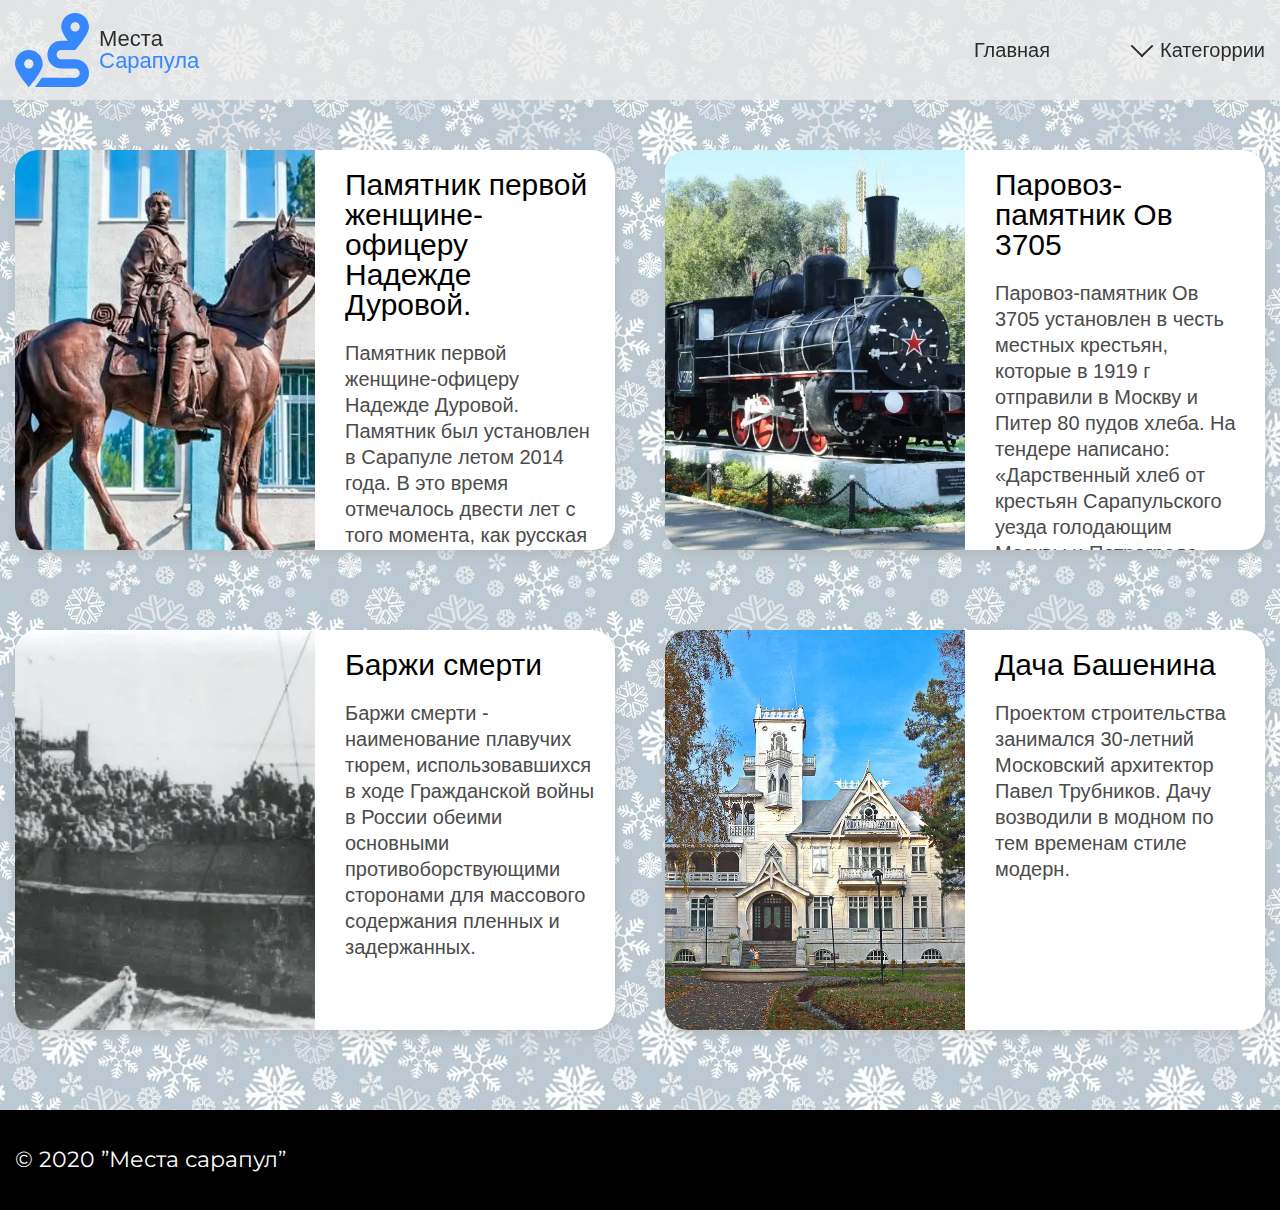
<file: monument.html>
<!DOCTYPE html><html lang="zxx"><head>    <meta charset="UTF-8">    <meta name="viewport" content="width=device-width, initial-scale=1.0">    <link rel="stylesheet" href="css/style.min.css">    <link rel="shortcut icon" href="./img/icons/favico.webp" type="image/x-icon">    <title>Места Сарапула</title></head><body>    <div class="wrapper">        <div class="content">            <header class="header" id="myHeader">    <div class="container">        <div class="header-body">            <a href="./index.html" class="header-body__logo">                <div class="header-body__logo-item _anim-items _anim-no-hide">                    <picture><source srcset="./img/icons/route-solid.svg" type="image/webp"><img src="./img/icons/route-solid.svg" alt=""></picture>                </div>                <div class="header-body__logo-text _anim-items _anim-no-hide">                    <span>Места</span>                    <span>Сарапула</span>                </div>            </a>            <div class="header-body__menu _anim-items _anim-no-hide">                <nav>                    <a href="./index.html">Главная</a>                    <div class="dropdown">                        <a href="">Категоррии</a>                        <div class="dropdown-child _anim-items">                            <a href="./route.html">туристический маршрут</a>                            <a href="./monument.html">памятники</a>                            <a href="./interesting.html">интересные места</a>                        </div>                    </div>                </nav>            </div>            <div class="main__burger"><span></span></div>        </div>    </div></header>            <div class="monument">                <div class="container">                    <div class="monument-body">                        <div class="places-item _anim-items">                            <div class="places-item__img">                                <img src="./img/places/01.webp" alt="">                            </div>                            <div class="places-item__text">                                <div class="places-item__text-title">                                    Памятник первой женщине-офицеру Надежде Дуровой.                                </div>                                <div class="places-item__text-item">                                    Памятник первой женщине-офицеру Надежде Дуровой.                                    Памятник был установлен в Сарапуле летом 2014 года. В это время отмечалось двести лет с того момента, как русская армия, выгнав Наполеона из России начала свой Европейский поход.                                                                </div>                            </div>                            <div class="places-item__text-btn">                                <a href="./durova.html">Подробнее</a>                            </div>                        </div>                        <div class="places-item _anim-items">                            <div class="places-item__img">                                <picture><source srcset="./img/single/parovoz.webp" type="image/webp"><img src="./img/single/parovoz.jpg" alt=""></picture>                            </div>                            <div class="places-item__text">                                <div class="places-item__text-title">                                    Паровоз-памятник Ов 3705                                 </div>                                <div class="places-item__text-item">                                    Паровоз-памятник Ов 3705 установлен в честь местных крестьян, которые в 1919 г отправили в Москву и Питер 80 пудов хлеба. На тендере написано: «Дарственный хлеб от крестьян Сарапульского уезда голодающим Москвы и Петрограда»                                </div>                            </div>                            <div class="places-item__text-btn">                                <a href="./parovoz.html">Подробнее</a>                            </div>                        </div>                        <div class="places-item _anim-items">                            <div class="places-item__img">                                <picture><source srcset="./img/single/deathbarges.webp" type="image/webp"><img src="./img/single/deathbarges.jpg" alt=""></picture>                            </div>                            <div class="places-item__text">                                <div class="places-item__text-title">                                    Баржи смерти                                 </div>                                <div class="places-item__text-item">                                    Баржи смерти - наименование плавучих тюрем, использовавшихся в ходе Гражданской войны в России обеими основными противоборствующими сторонами для массового содержания пленных и задержанных.                                 </div>                            </div>                            <div class="places-item__text-btn">                                <a href="./deathbarges.html">Подробнее</a>                            </div>                        </div>                        <div class="places-item _anim-items">                            <div class="places-item__img">                                <picture><source srcset="./img/slider/02.webp" type="image/webp"><img src="./img/slider/02.png" alt=""></picture>                            </div>                            <div class="places-item__text">                                <div class="places-item__text-title">                                    Дача Башенина                                </div>                                <div class="places-item__text-item">                                    Проектом строительства занимался 30-летний Московский архитектор Павел Трубников. Дачу возводили в модном по тем временам стиле модерн.                                </div>                            </div>                            <div class="places-item__text-btn">                                <a href="./house.html">Подробнее</a>                            </div>                        </div>                    </div>                </div>            </div>        </div>        <footer class="footer">    <div class="container">        <div class="footer-body">            <div class="footer-body__copyright">                © 2020 ”Места сарапул”            </div>        </div>    </div></footer>    </div>    <script src="https://code.jquery.com/jquery-3.5.1.js" integrity="sha256-QWo7LDvxbWT2tbbQ97B53yJnYU3WhH/C8ycbRAkjPDc=" crossorigin="anonymous"></script>    <script src="js/script.min.js"></script></body></html>
</file>
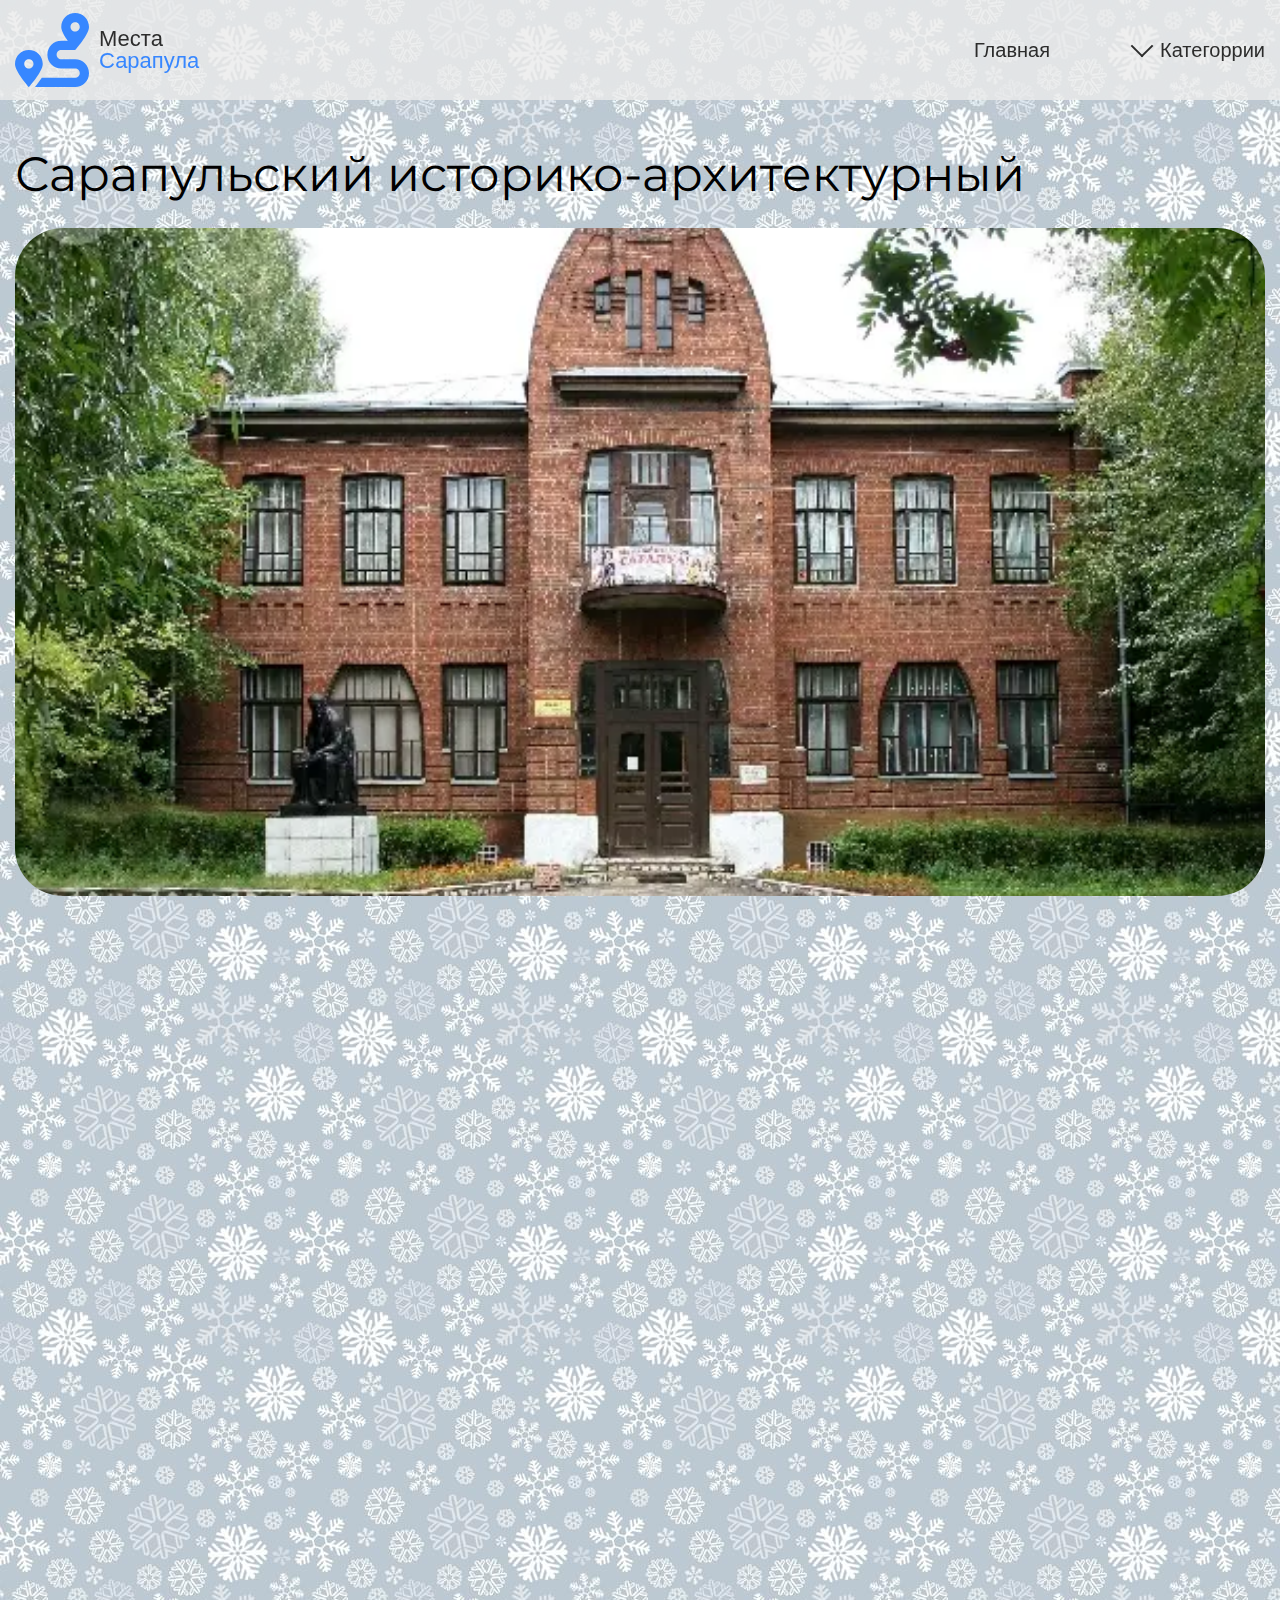
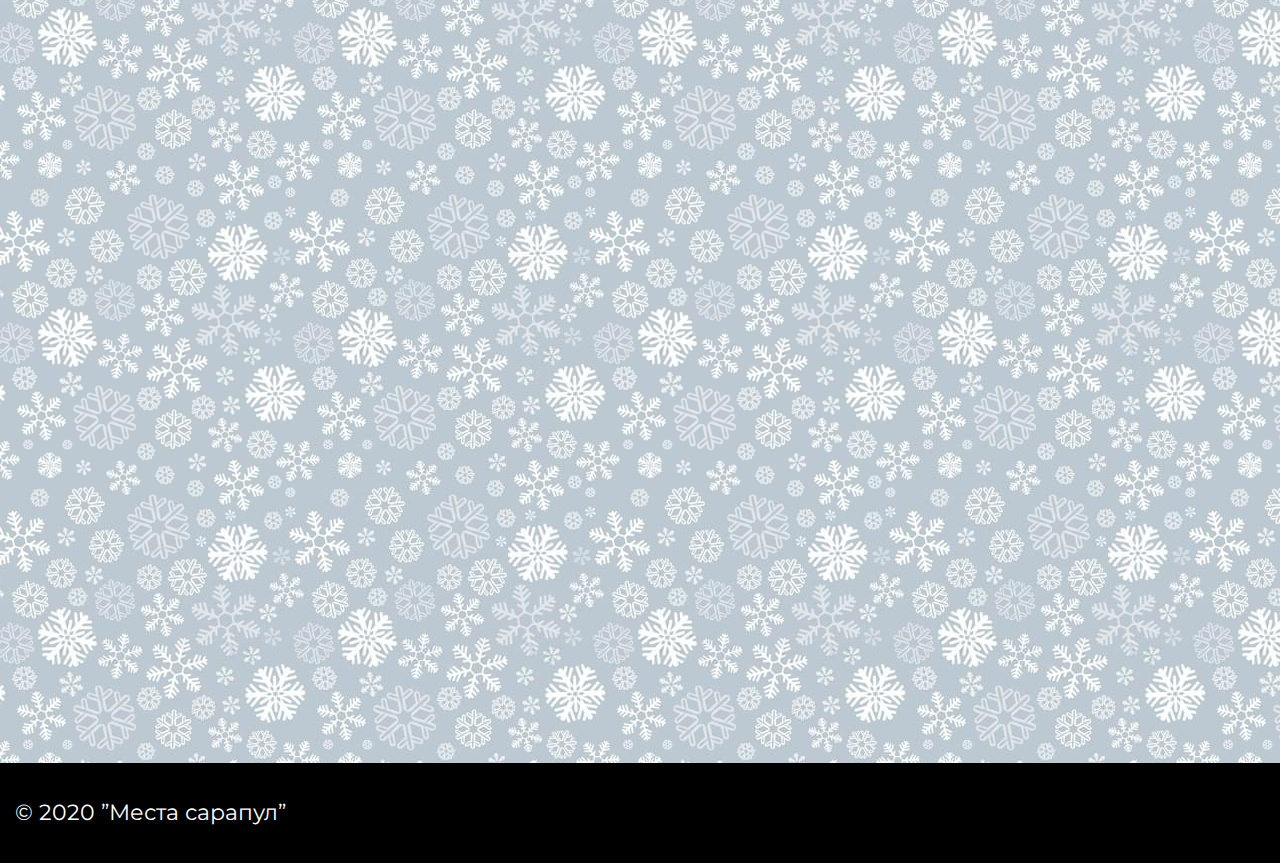
<file: museum.html>
<!DOCTYPE html><html lang="zxx"><head>    <meta charset="UTF-8">    <meta name="viewport" content="width=device-width, initial-scale=1.0">    <link rel="stylesheet" href="css/style.min.css">    <link rel="shortcut icon" href="./img/icons/favico.webp" type="image/x-icon">    <title>Места Сарапула</title></head><body>    <div class="wrapper">        <div class="content">            <header class="header" id="myHeader">    <div class="container">        <div class="header-body">            <a href="./index.html" class="header-body__logo">                <div class="header-body__logo-item _anim-items _anim-no-hide">                    <picture><source srcset="./img/icons/route-solid.svg" type="image/webp"><img src="./img/icons/route-solid.svg" alt=""></picture>                </div>                <div class="header-body__logo-text _anim-items _anim-no-hide">                    <span>Места</span>                    <span>Сарапула</span>                </div>            </a>            <div class="header-body__menu _anim-items _anim-no-hide">                <nav>                    <a href="./index.html">Главная</a>                    <div class="dropdown">                        <a href="">Категоррии</a>                        <div class="dropdown-child _anim-items">                            <a href="./route.html">туристический маршрут</a>                            <a href="./monument.html">памятники</a>                            <a href="./interesting.html">интересные места</a>                        </div>                    </div>                </nav>            </div>            <div class="main__burger"><span></span></div>        </div>    </div></header>            <div class="single">                <div class="container">                    <div class="single-body _anim-items">                        <div class="single-body__title">Сарапульский историко-архитектурный </div>                        <div class="single-body__image">                            <picture><source srcset="./img/interesting/museum/04.webp" type="image/webp"><img src="./img/interesting/museum/04.jpg" alt=""></picture>                        </div>                        <p class="single-body__paragraph _anim-items _anim-no-hide">                            Сарапульский историко-архитектурный и художественный музей-заповедник – правопреемник Музея истории и культуры Среднего Прикамья – старейшее учреждение Удмуртской Республики, утвержденное решением Сарапульского уездного земства в 1909 году. В настоящее время музей располагает уникальными, богатыми фондовыми коллекциями, собранными за вековую историю своего существования. В музее хранится более 200 тысяч предметов.                        </p>                        <p class="single-body__paragraph _anim-items _anim-no-hide">                            Среди раритетов – древнеегипетские культовые фигурки ушебти, знамя Наполеоновской гвардии, одна из первых в России типографских старопечатных книг – «Учебное Евангелие» 1595 года, дагерротипы 1850-х, кинохроника 1912 года. Настоящим сокровищем является художественная коллекция музея.                        </p>                        <p class="single-body__paragraph _anim-items _anim-no-hide">                            С 1921 года и поныне Сарапульский музей размещается в здании Николаевского четырехклассного училища (памятник архитектуры регионального значения, стиль модерн).                        </p>                        <p class="single-body__paragraph _anim-items _anim-no-hide">                            Сегодня Сарапульский музей-заповедник – это современный музейный комплекс, объединяющий несколько зданий-мемориальных объектов: Историко-краеведческий музей, Художественно-выставочный комплекс «Дача Башенина», Мемориальный дом-музей академика Н. В. Мельникова и детский музейный центр «Дача Мощевитина».                        </p>                        <div class="single-body__gallery _anim-items _anim-no-hide">                            <div class="single-body__gallery-item">                                <picture><source srcset="./img/interesting/museum/01.webp" type="image/webp"><img src="./img/interesting/museum/01.jpg" alt=""></picture>                            </div>                            <div class="single-body__gallery-item">                                <picture><source srcset="./img/interesting/museum/02.webp" type="image/webp"><img src="./img/interesting/museum/02.jpg" alt=""></picture>                            </div>                            <div class="single-body__gallery-item">                                <picture><source srcset="./img/interesting/museum/03.webp" type="image/webp"><img src="./img/interesting/museum/03.jpg" alt=""></picture>                            </div>                        </div>                    </div>                </div>                <div class="single__map">                    <iframe src="https://www.google.com/maps/embed?pb=!1m18!1m12!1m3!1d2203.5614051147927!2d53.79606991612171!3d56.47531664350208!2m3!1f0!2f0!3f0!3m2!1i1024!2i768!4f13.1!3m3!1m2!1s0x43e0c4a493c255f9%3A0x39bbce927eeb30b8!2sMuseum%20of%20History%20and%20Culture%20of%20the%20Middle%20Kama%20region!5e0!3m2!1sen!2sru!4v1608039921415!5m2!1sen!2sru" width="100%" height="400" frameborder="0" style="border:0;" allowfullscreen="" aria-hidden="false" tabindex="0"></iframe>                </div>            </div>        </div>        <footer class="footer">    <div class="container">        <div class="footer-body">            <div class="footer-body__copyright">                © 2020 ”Места сарапул”            </div>        </div>    </div></footer>    </div>    <script src="https://code.jquery.com/jquery-3.5.1.js" integrity="sha256-QWo7LDvxbWT2tbbQ97B53yJnYU3WhH/C8ycbRAkjPDc=" crossorigin="anonymous"></script>    <script src="js/script.min.js"></script></body></html>
</file>
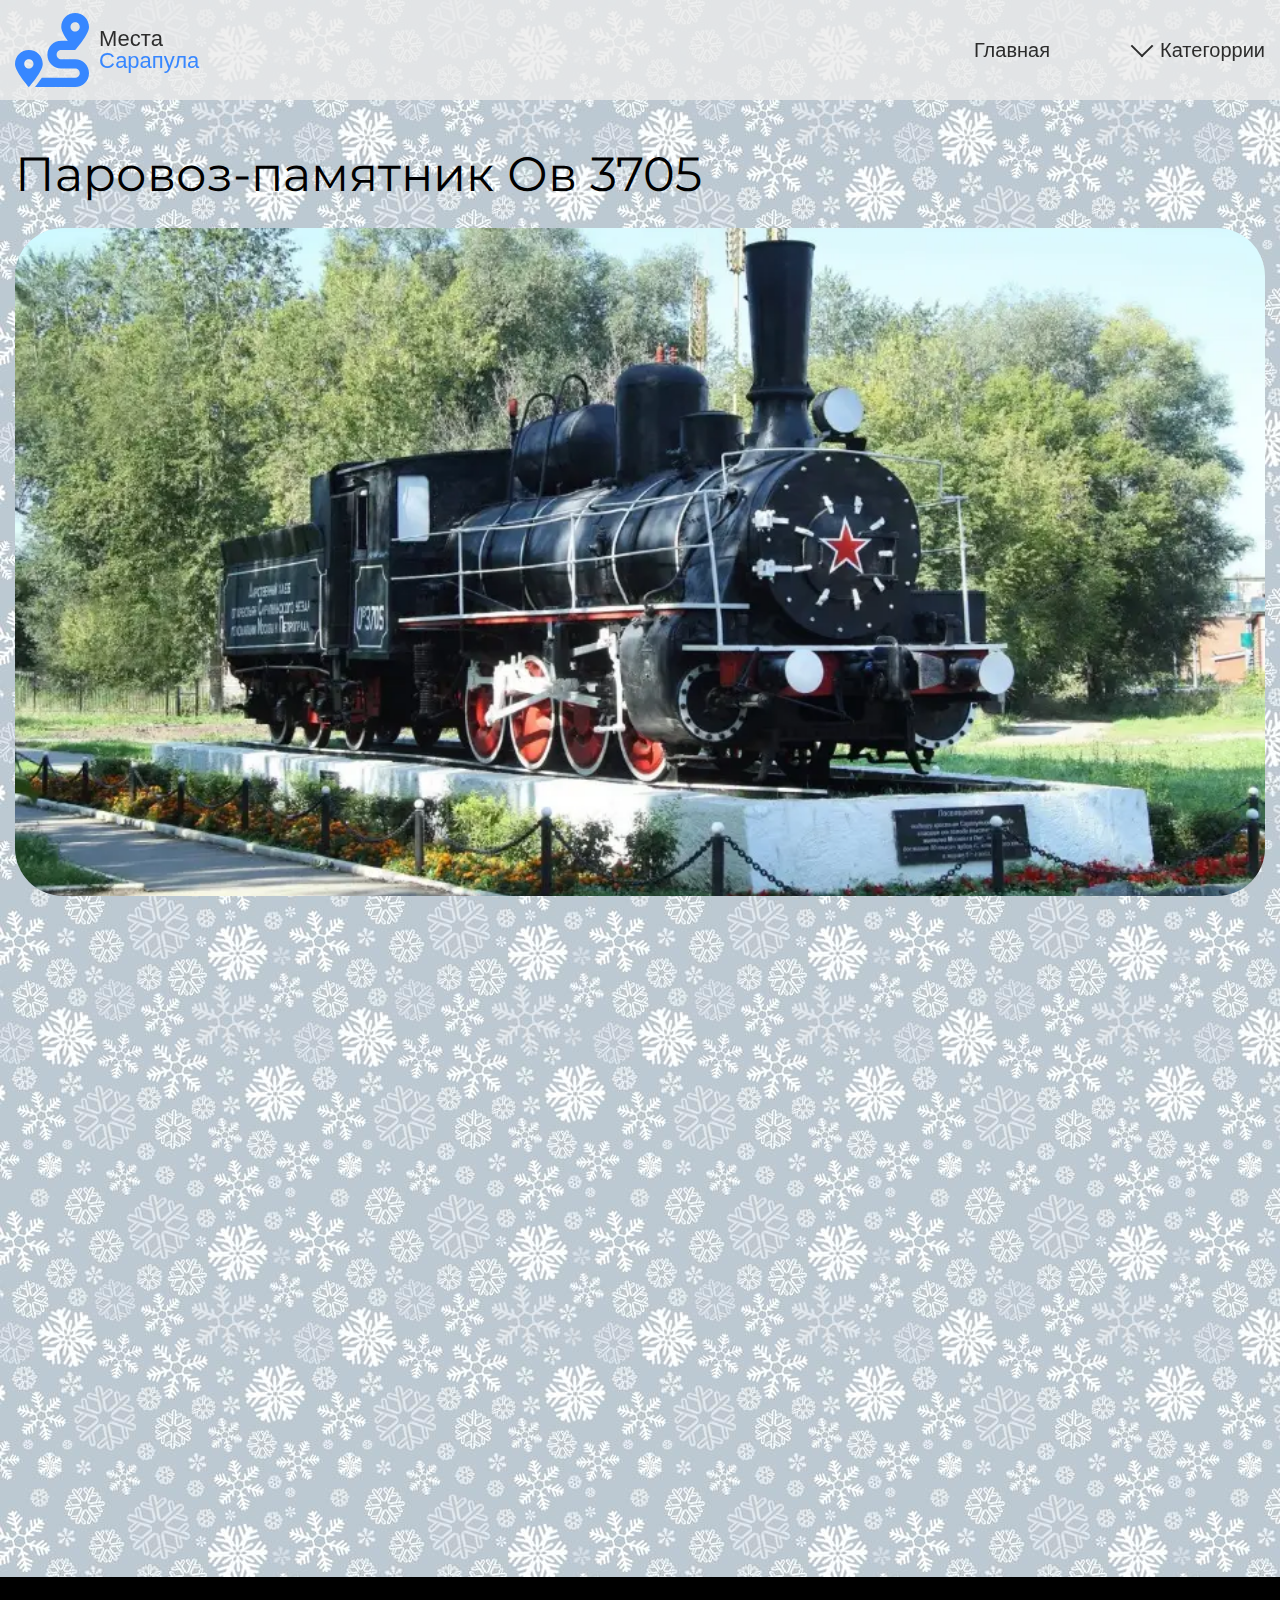
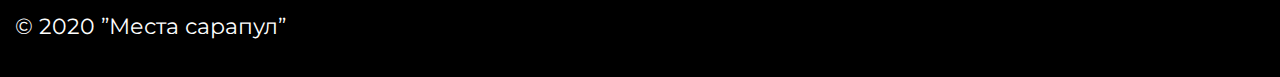
<file: parovoz.html>
<!DOCTYPE html><html lang="zxx"><head>    <meta charset="UTF-8">    <meta name="viewport" content="width=device-width, initial-scale=1.0">    <link rel="stylesheet" href="css/style.min.css">    <link rel="shortcut icon" href="./img/icons/favico.webp" type="image/x-icon">    <title>Места Сарапула</title></head><body>    <div class="wrapper">        <div class="content">            <header class="header" id="myHeader">    <div class="container">        <div class="header-body">            <a href="./index.html" class="header-body__logo">                <div class="header-body__logo-item _anim-items _anim-no-hide">                    <picture><source srcset="./img/icons/route-solid.svg" type="image/webp"><img src="./img/icons/route-solid.svg" alt=""></picture>                </div>                <div class="header-body__logo-text _anim-items _anim-no-hide">                    <span>Места</span>                    <span>Сарапула</span>                </div>            </a>            <div class="header-body__menu _anim-items _anim-no-hide">                <nav>                    <a href="./index.html">Главная</a>                    <div class="dropdown">                        <a href="">Категоррии</a>                        <div class="dropdown-child _anim-items">                            <a href="./route.html">туристический маршрут</a>                            <a href="./monument.html">памятники</a>                            <a href="./interesting.html">интересные места</a>                        </div>                    </div>                </nav>            </div>            <div class="main__burger"><span></span></div>        </div>    </div></header>            <div class="single">                <div class="container">                    <div class="single-body _anim-items">                        <div class="single-body__title">Паровоз-памятник Ов 3705</div>                        <div class="single-body__image">                            <picture><source srcset="./img/single/parovoz.webp" type="image/webp"><img src="./img/single/parovoz.jpg" alt=""></picture>                        </div>                        <p class="single-body__paragraph _anim-items _anim-no-hide">                            Паровоз-памятник Ов 3705 установлен в честь местных крестьян, которые в 1919 г отправили в Москву и Питер 80 пудов хлеба. На тендере написано: «Дарственный хлеб от крестьян Сарапульского уезда голодающим Москвы и Петрограда»                        </p>                    </div>                </div>                <div class="single__map">                    <iframe src="https://www.google.com/maps/embed?pb=!1m18!1m12!1m3!1d2204.922985745102!2d53.78031951612108!3d56.45185874532615!2m3!1f0!2f0!3f0!3m2!1i1024!2i768!4f13.1!3m3!1m2!1s0x43e0c36fb352f3d1%3A0xc0db10752638819d!2sParovoz-Pamyatnik%20Ov-3705!5e0!3m2!1sen!2sru!4v1608037919331!5m2!1sen!2sru" width="100%" height="400" frameborder="0" style="border:0;" allowfullscreen="" aria-hidden="false" tabindex="0"></iframe>                </div>            </div>        </div>        <footer class="footer">    <div class="container">        <div class="footer-body">            <div class="footer-body__copyright">                © 2020 ”Места сарапул”            </div>        </div>    </div></footer>    </div>    <script src="https://code.jquery.com/jquery-3.5.1.js" integrity="sha256-QWo7LDvxbWT2tbbQ97B53yJnYU3WhH/C8ycbRAkjPDc=" crossorigin="anonymous"></script>    <script src="js/script.min.js"></script></body></html>
</file>
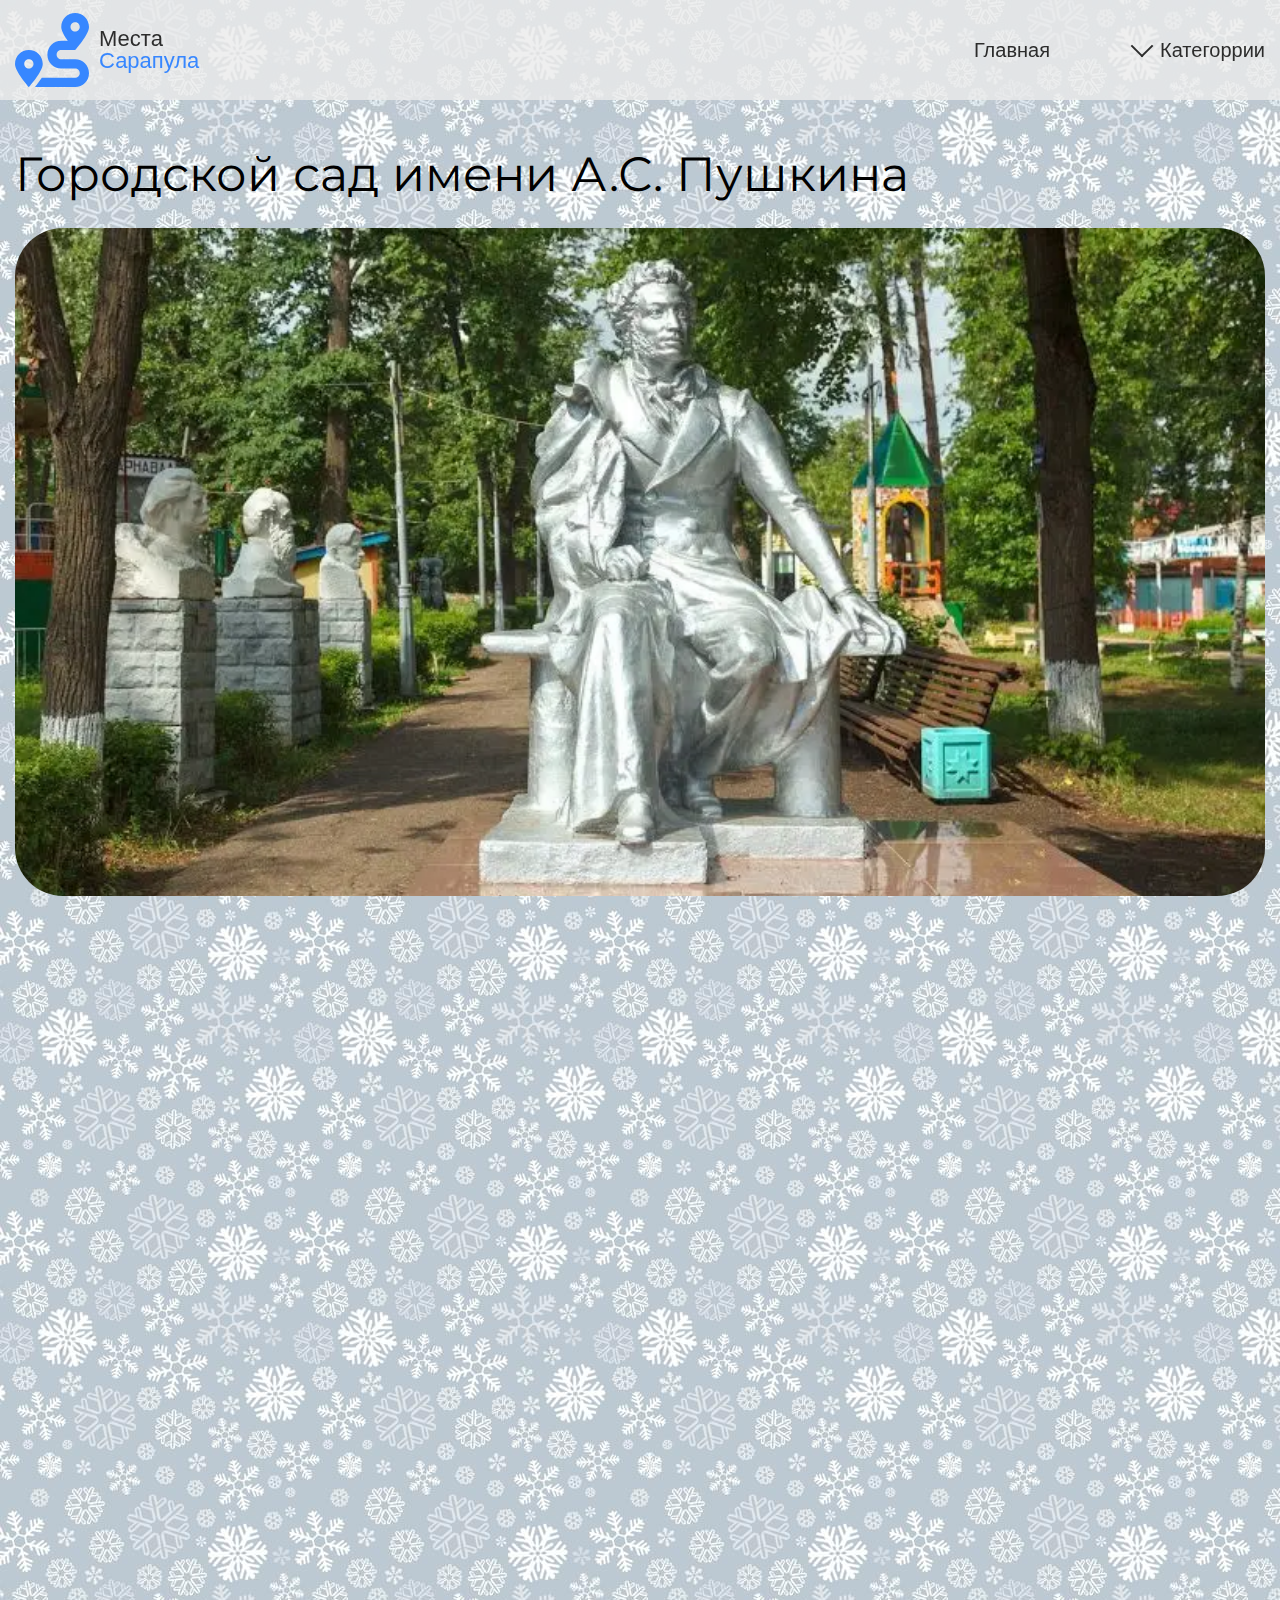
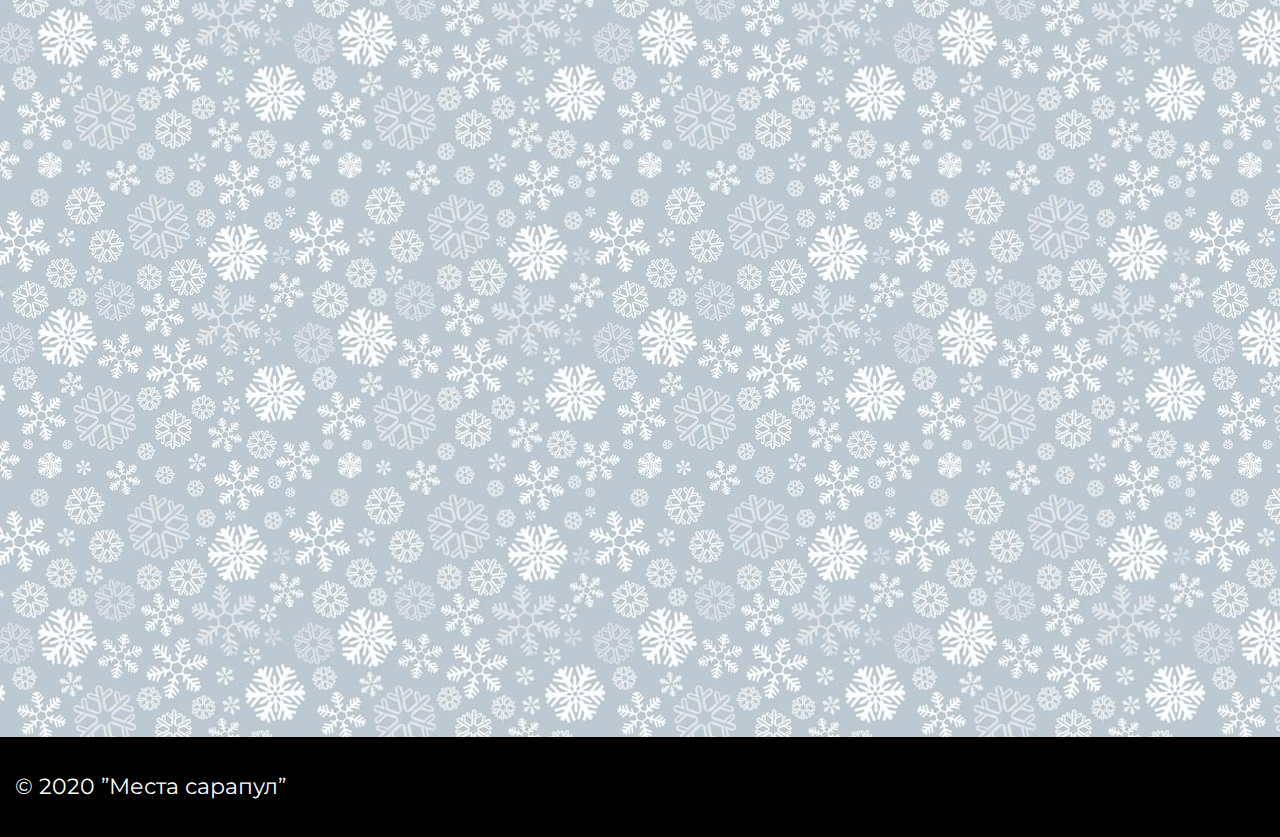
<file: pushkin.html>
<!DOCTYPE html><html lang="zxx"><head>    <meta charset="UTF-8">    <meta name="viewport" content="width=device-width, initial-scale=1.0">    <link rel="stylesheet" href="css/style.min.css">    <link rel="shortcut icon" href="./img/icons/favico.webp" type="image/x-icon">    <title>Места Сарапула</title></head><body>    <div class="wrapper">        <div class="content">            <header class="header" id="myHeader">    <div class="container">        <div class="header-body">            <a href="./index.html" class="header-body__logo">                <div class="header-body__logo-item _anim-items _anim-no-hide">                    <picture><source srcset="./img/icons/route-solid.svg" type="image/webp"><img src="./img/icons/route-solid.svg" alt=""></picture>                </div>                <div class="header-body__logo-text _anim-items _anim-no-hide">                    <span>Места</span>                    <span>Сарапула</span>                </div>            </a>            <div class="header-body__menu _anim-items _anim-no-hide">                <nav>                    <a href="./index.html">Главная</a>                    <div class="dropdown">                        <a href="">Категоррии</a>                        <div class="dropdown-child _anim-items">                            <a href="./route.html">туристический маршрут</a>                            <a href="./monument.html">памятники</a>                            <a href="./interesting.html">интересные места</a>                        </div>                    </div>                </nav>            </div>            <div class="main__burger"><span></span></div>        </div>    </div></header>            <div class="single">                <div class="container">                    <div class="single-body _anim-items">                        <div class="single-body__title">Городской сад имени А.С. Пушкина</div>                        <div class="single-body__image">                            <picture><source srcset="./img/interesting/pushkin/02.webp" type="image/webp"><img src="./img/interesting/pushkin/02.jpg" alt=""></picture>                        </div>                        <p class="single-body__paragraph _anim-items _anim-no-hide">                            Городской сад имени А.С. Пушкина – это единственное в городе учреждение культуры под открытым небом, являющееся основной площадкой для проведения городских и республиканских праздников, массовых гуляний, народных обрядовых праздников, молодежных фестивалей, концертов, детских игровых, познавательно-развлекательных программ и праздников, конкурсов, фотовыставок и других культурно-массовых мероприятий для всех категорий населения.                        </p>                        <p class="single-body__paragraph _anim-items _anim-no-hide">                            Традиции, заложенные много лет назад по организации культурного отдыха горожан, сохраняются, с каждым годом совершенствуются, переходят на новый более качественный уровень. Горсад и сегодня остается востребованным и любимым местом отдыха как взрослого, так и особенно детского населения.                        </p>                        <p class="single-body__paragraph _anim-items _anim-no-hide">                            Детей и взрослых ждут в городском саду аттракционы. При катании на аттракционах необходимо соблюдать все правила безопасности, которые установлены у каждого аттракциона.                        </p>                        <p class="single-body__paragraph _anim-items _anim-no-hide">                            Все аттракционы, установленные на территории, отвечают требованиям техники безопасности, проходят ежегодное техническое освидетельствование специализированной организацией, имеющей лицензию. Также аттракционы проходят ежедневное техническое обслуживание.                        </p>                        <div class="single-body__gallery _anim-items _anim-no-hide">                            <div class="single-body__gallery-item">                                <picture><source srcset="./img/interesting/pushkin/01.webp" type="image/webp"><img src="./img/interesting/pushkin/01.jpg" alt=""></picture>                            </div>                            <div class="single-body__gallery-item">                                <picture><source srcset="./img/interesting/pushkin/02.webp" type="image/webp"><img src="./img/interesting/pushkin/02.jpg" alt=""></picture>                            </div>                            <div class="single-body__gallery-item">                                <picture><source srcset="./img/interesting/pushkin/03.webp" type="image/webp"><img src="./img/interesting/pushkin/03.jpg" alt=""></picture>                            </div>                        </div>                    </div>                </div>                <div class="single__map">                    <iframe src="https://www.google.com/maps/embed?pb=!1m18!1m12!1m3!1d70524.14181837591!2d53.69723927248323!3d56.46983811192481!2m3!1f0!2f0!3f0!3m2!1i1024!2i768!4f13.1!3m3!1m2!1s0x43e0c4a4cedc1b73%3A0xc77090815298712a!2sPushkin%20Park!5e0!3m2!1sen!2sru!4v1608039268649!5m2!1sen!2sru" width="100%" height="400" frameborder="0" style="border:0;" allowfullscreen="" aria-hidden="false" tabindex="0"></iframe>                </div>            </div>        </div>        <footer class="footer">    <div class="container">        <div class="footer-body">            <div class="footer-body__copyright">                © 2020 ”Места сарапул”            </div>        </div>    </div></footer>    </div>    <script src="https://code.jquery.com/jquery-3.5.1.js" integrity="sha256-QWo7LDvxbWT2tbbQ97B53yJnYU3WhH/C8ycbRAkjPDc=" crossorigin="anonymous"></script>    <script src="js/script.min.js"></script></body></html>
</file>
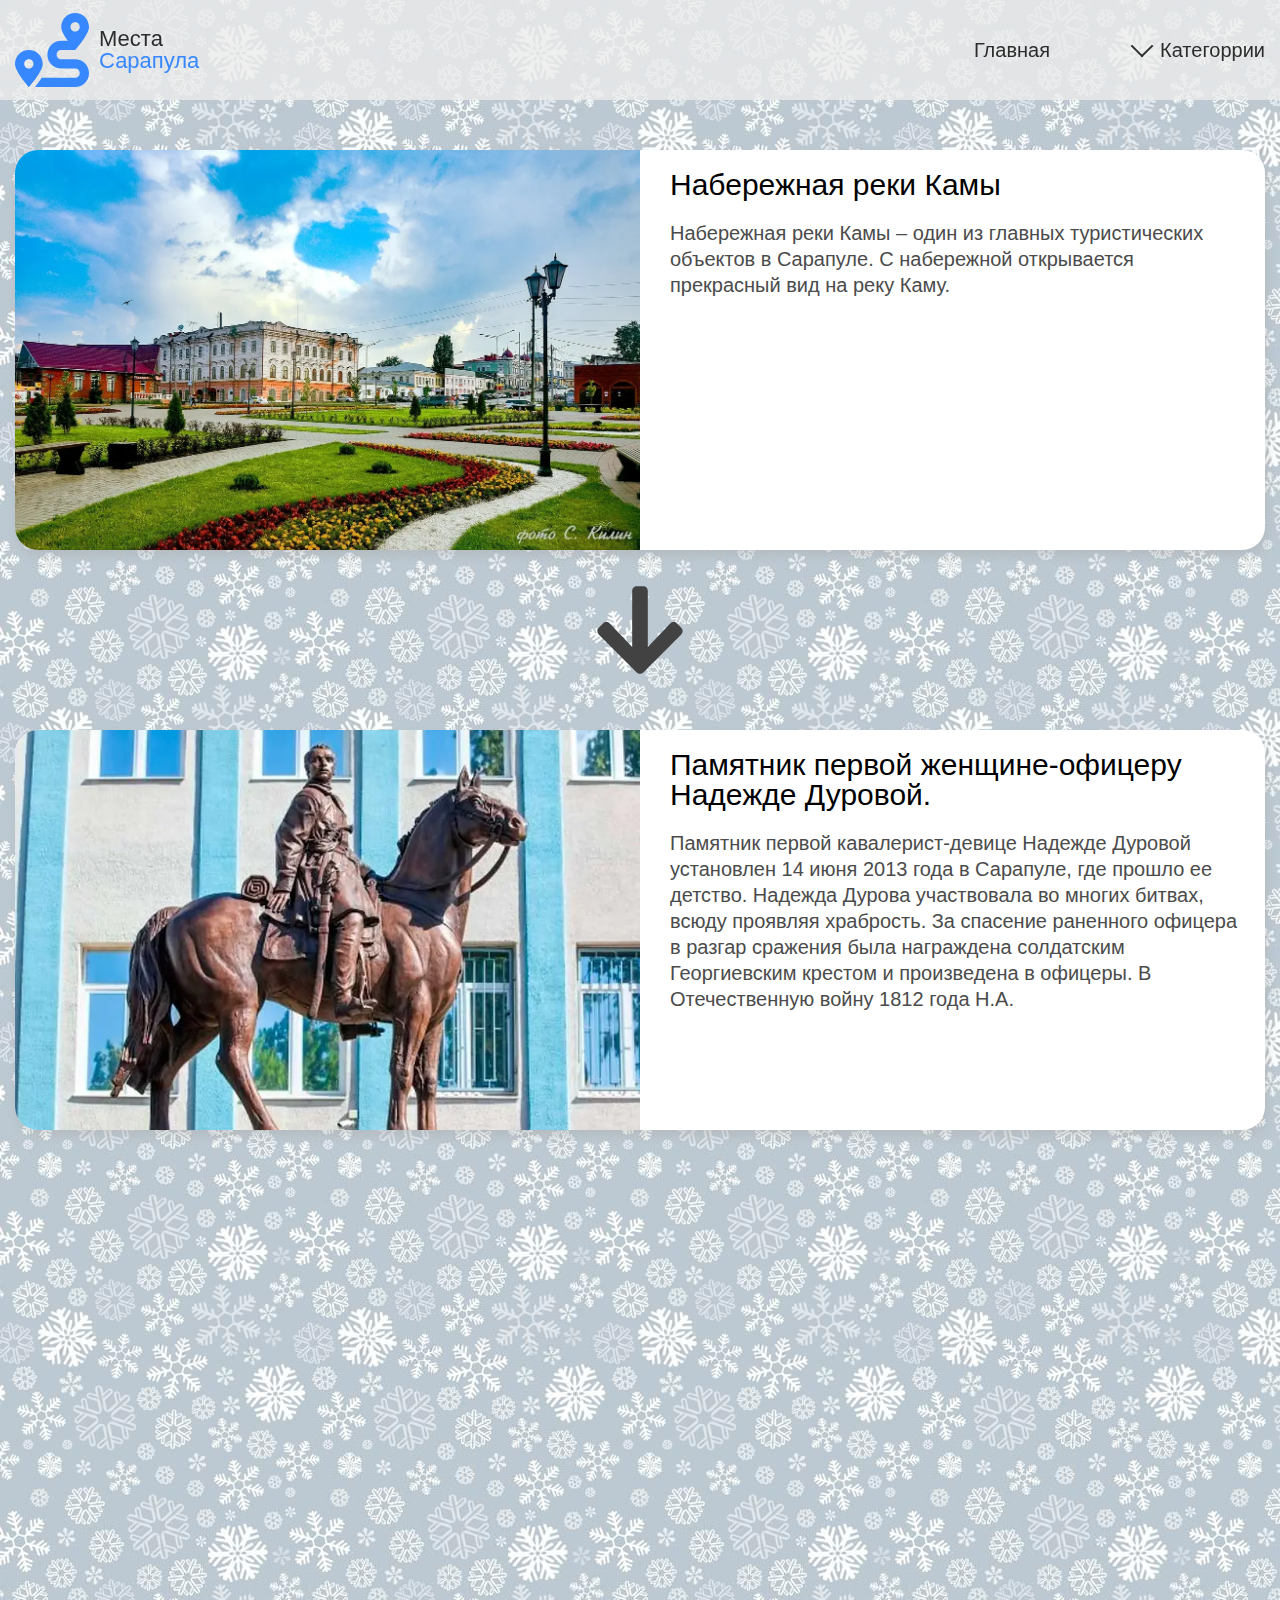
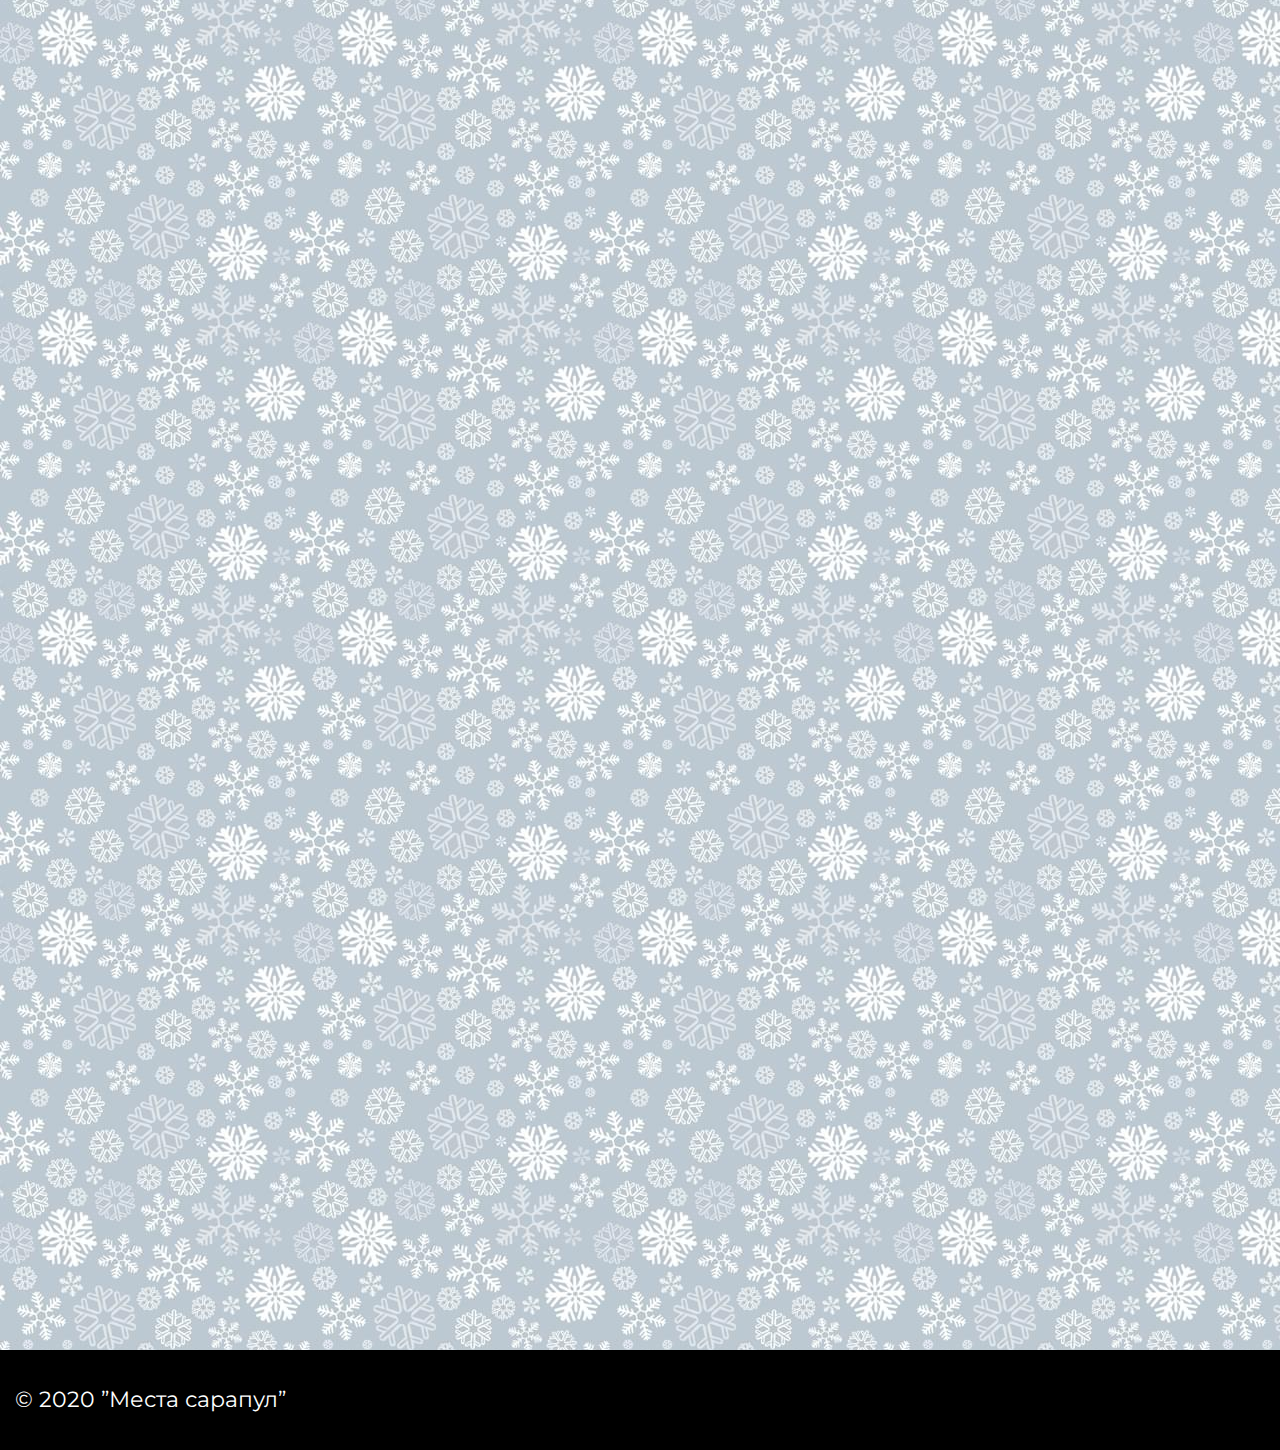
<file: route.html>
<!DOCTYPE html><html lang="zxx"><head>    <meta charset="UTF-8">    <meta name="viewport" content="width=device-width, initial-scale=1.0">    <link rel="stylesheet" href="css/style.min.css">    <link rel="shortcut icon" href="./img/icons/favico.webp" type="image/x-icon">    <title>Места Сарапула</title></head><body>    <div class="wrapper">        <div class="content">            <header class="header" id="myHeader">    <div class="container">        <div class="header-body">            <a href="./index.html" class="header-body__logo">                <div class="header-body__logo-item _anim-items _anim-no-hide">                    <picture><source srcset="./img/icons/route-solid.svg" type="image/webp"><img src="./img/icons/route-solid.svg" alt=""></picture>                </div>                <div class="header-body__logo-text _anim-items _anim-no-hide">                    <span>Места</span>                    <span>Сарапула</span>                </div>            </a>            <div class="header-body__menu _anim-items _anim-no-hide">                <nav>                    <a href="./index.html">Главная</a>                    <div class="dropdown">                        <a href="">Категоррии</a>                        <div class="dropdown-child _anim-items">                            <a href="./route.html">туристический маршрут</a>                            <a href="./monument.html">памятники</a>                            <a href="./interesting.html">интересные места</a>                        </div>                    </div>                </nav>            </div>            <div class="main__burger"><span></span></div>        </div>    </div></header>            <div class="route">                <div class="container">                    <div class="route-body">                        <div class="places-item _anim-items">                            <div class="places-item__img">                                <picture><source srcset="./img/slider/01.webp" type="image/webp"><img src="./img/slider/01.png" alt=""></picture>                            </div>                            <div class="places-item__text">                                <div class="places-item__text-title">                                    Набережная реки Камы                                </div>                                <div class="places-item__text-item">                                    Набережная реки Камы – один из главных туристических объектов в Сарапуле. С набережной открывается прекрасный вид на реку Каму.                                </div>                            </div>                            <div class="places-item__text-btn">                                <a href="./frontsea.html">Подробнее</a>                            </div>                        </div>                        <div class="route-body__arrow _anim-items">                            <picture><source srcset="./img/route/arrow.svg" type="image/webp"><img src="./img/route/arrow.svg" alt=""></picture>                        </div>                        <div class="places-item _anim-items">                            <div class="places-item__img">                                <img src="./img/places/01.webp" alt="">                            </div>                            <div class="places-item__text">                                <div class="places-item__text-title">                                    Памятник первой женщине-офицеру Надежде Дуровой.                                </div>                                <div class="places-item__text-item">                                    Памятник первой кавалерист-девице Надежде Дуровой установлен 14 июня 2013 года в Сарапуле, где прошло ее детство. Надежда Дурова участвовала во многих битвах, всюду проявляя храбрость. За спасение раненного офицера в разгар сражения была награждена солдатским Георгиевским крестом и произведена в офицеры. В Отечественную войну 1812 года Н.А.                                </div>                            </div>                            <div class="places-item__text-btn">                                <a href="./durova.html">Подробнее</a>                            </div>                        </div>                               <div class="route-body__arrow _anim-items">                            <picture><source srcset="./img/route/arrow.svg" type="image/webp"><img src="./img/route/arrow.svg" alt=""></picture>                        </div>                        <div class="places-item _anim-items">                            <div class="places-item__img">                                <picture><source srcset="./img/slider/03.webp" type="image/webp"><img src="./img/slider/03.png" alt=""></picture>                            </div>                            <div class="places-item__text">                                <div class="places-item__text-title">                                    Смотровая площадка “Гора Урал”                                </div>                                <div class="places-item__text-item">                                    История возникновения и описание горы Урал Несмотря на то, что у нас в Сарапуле эта смотровая площадка получила название «гора Урал», речь идет скорее о высоком холме. С его наивысшей точки, вершины густо поросшей деревьями, открывается обворожительный вид на реку Каму. Обзор там, действительно, очень хороший. Настоящий панорамный вид!                                </div>                            </div>                            <div class="places-item__text-btn">                                <a href="./ural.html">Подробнее</a>                            </div>                        </div>                        <div class="route-body__arrow _anim-items">                            <picture><source srcset="./img/route/arrow.svg" type="image/webp"><img src="./img/route/arrow.svg" alt=""></picture>                        </div>                        <div class="places-item _anim-items">                            <div class="places-item__img">                                <picture><source srcset="./img/interesting/museum/04.webp" type="image/webp"><img src="./img/interesting/museum/04.jpg" alt=""></picture>                            </div>                            <div class="places-item__text">                                <div class="places-item__text-title">                                    Сарапульский историко-архитектурный                                </div>                                <div class="places-item__text-item">                                    Сарапульский историко-архитектурный и художественный музей-заповедник – правопреемник Музея истории и культуры Среднего Прикамья – старейшее учреждение Удмуртской Республики, утвержденное решением Сарапульского уездного земства в 1909 году. В настоящее время музей располагает уникальными, богатыми фондовыми коллекциями, собранными за вековую историю своего существования. В музее хранится более 200 тысяч предметов.                                </div>                            </div>                            <div class="places-item__text-btn">                                <a href="./museum.html">Подробнее</a>                            </div>                        </div>                        <div class="route-body__arrow _anim-items">                            <picture><source srcset="./img/route/arrow.svg" type="image/webp"><img src="./img/route/arrow.svg" alt=""></picture>                        </div>                        <div class="places-item _anim-items">                            <div class="places-item__img">                                <picture><source srcset="./img/slider/02.webp" type="image/webp"><img src="./img/slider/02.png" alt=""></picture>                            </div>                            <div class="places-item__text">                                <div class="places-item__text-title">                                    Дача Башенина                                </div>                                <div class="places-item__text-item">                                    Дача Башенина – памятник архитектуры федерального значения начала XX века.                                </div>                            </div>                            <div class="places-item__text-btn">                                <a href="./house.html">Подробнее</a>                            </div>                        </div>                    </div>                </div>            </div>        </div>        <footer class="footer">    <div class="container">        <div class="footer-body">            <div class="footer-body__copyright">                © 2020 ”Места сарапул”            </div>        </div>    </div></footer>    </div>    <script src="https://code.jquery.com/jquery-3.5.1.js" integrity="sha256-QWo7LDvxbWT2tbbQ97B53yJnYU3WhH/C8ycbRAkjPDc=" crossorigin="anonymous"></script>    <script src="js/script.min.js"></script></body></html>
</file>
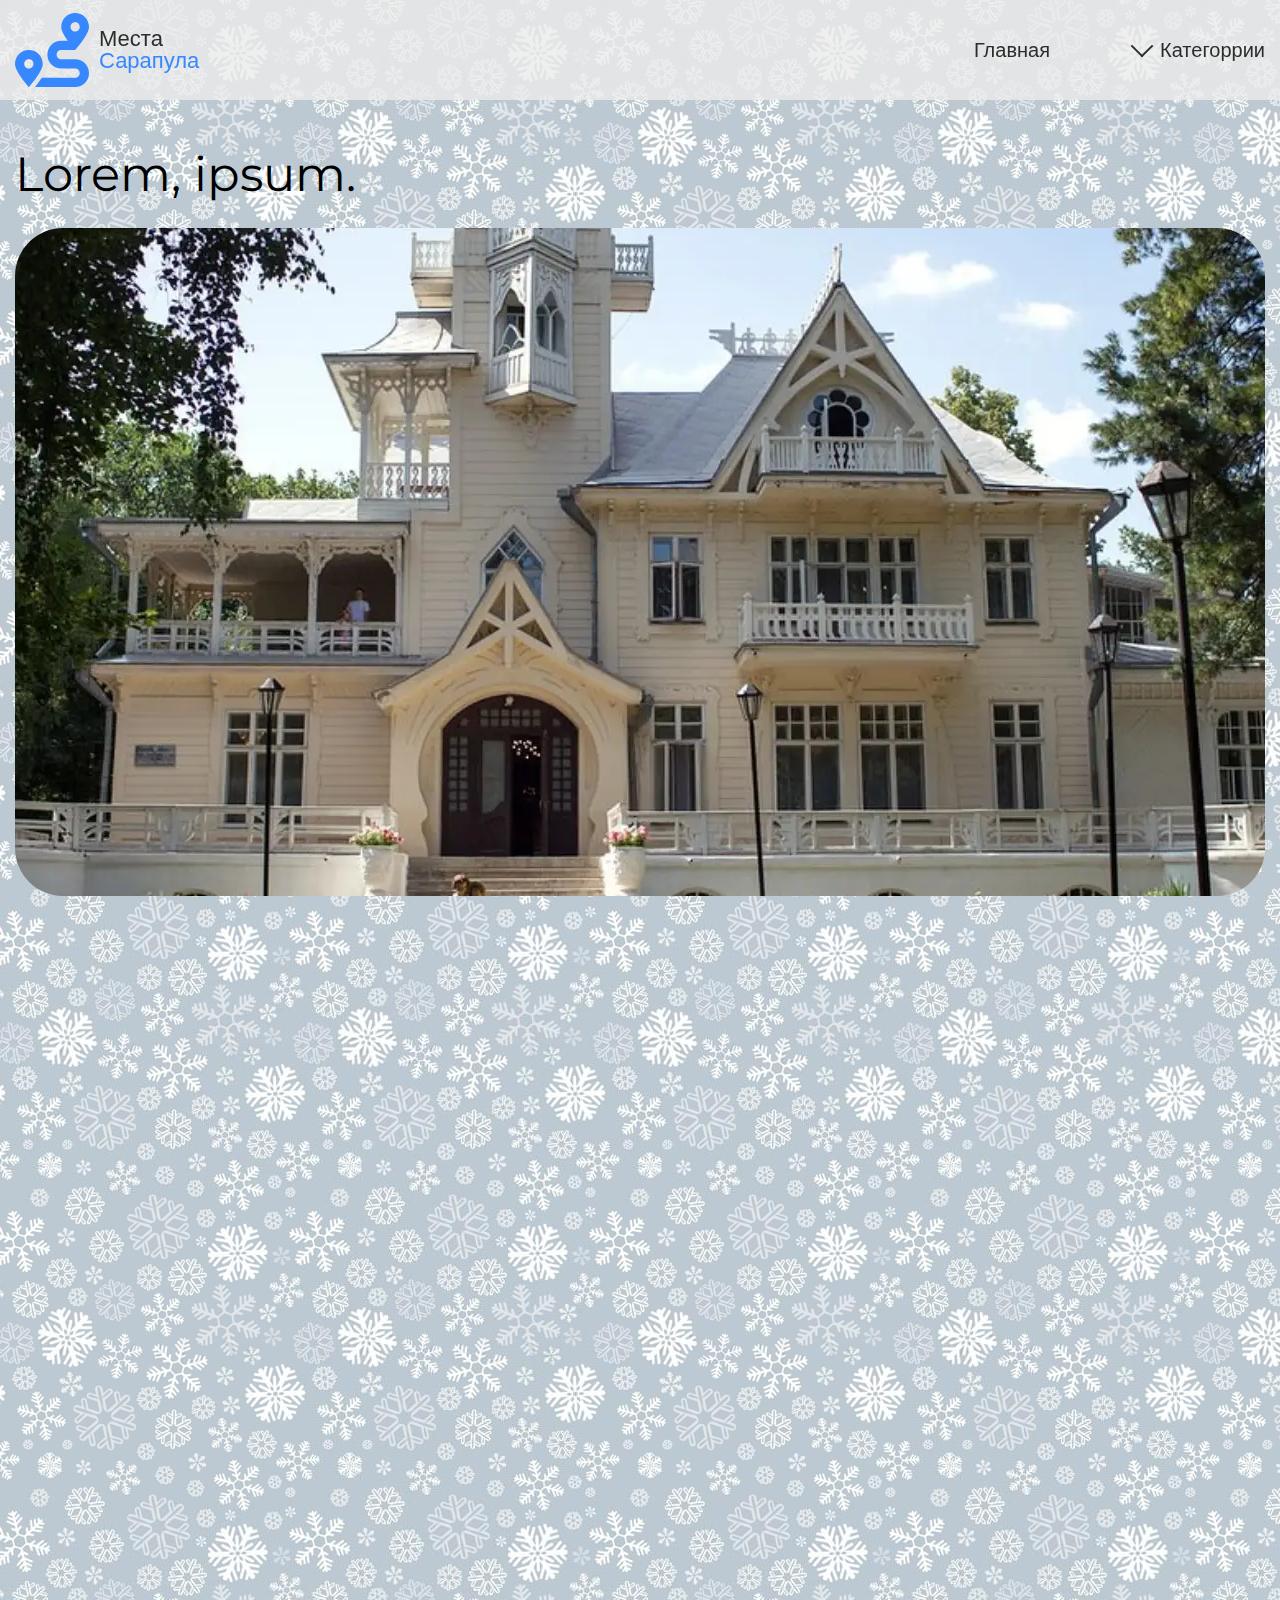
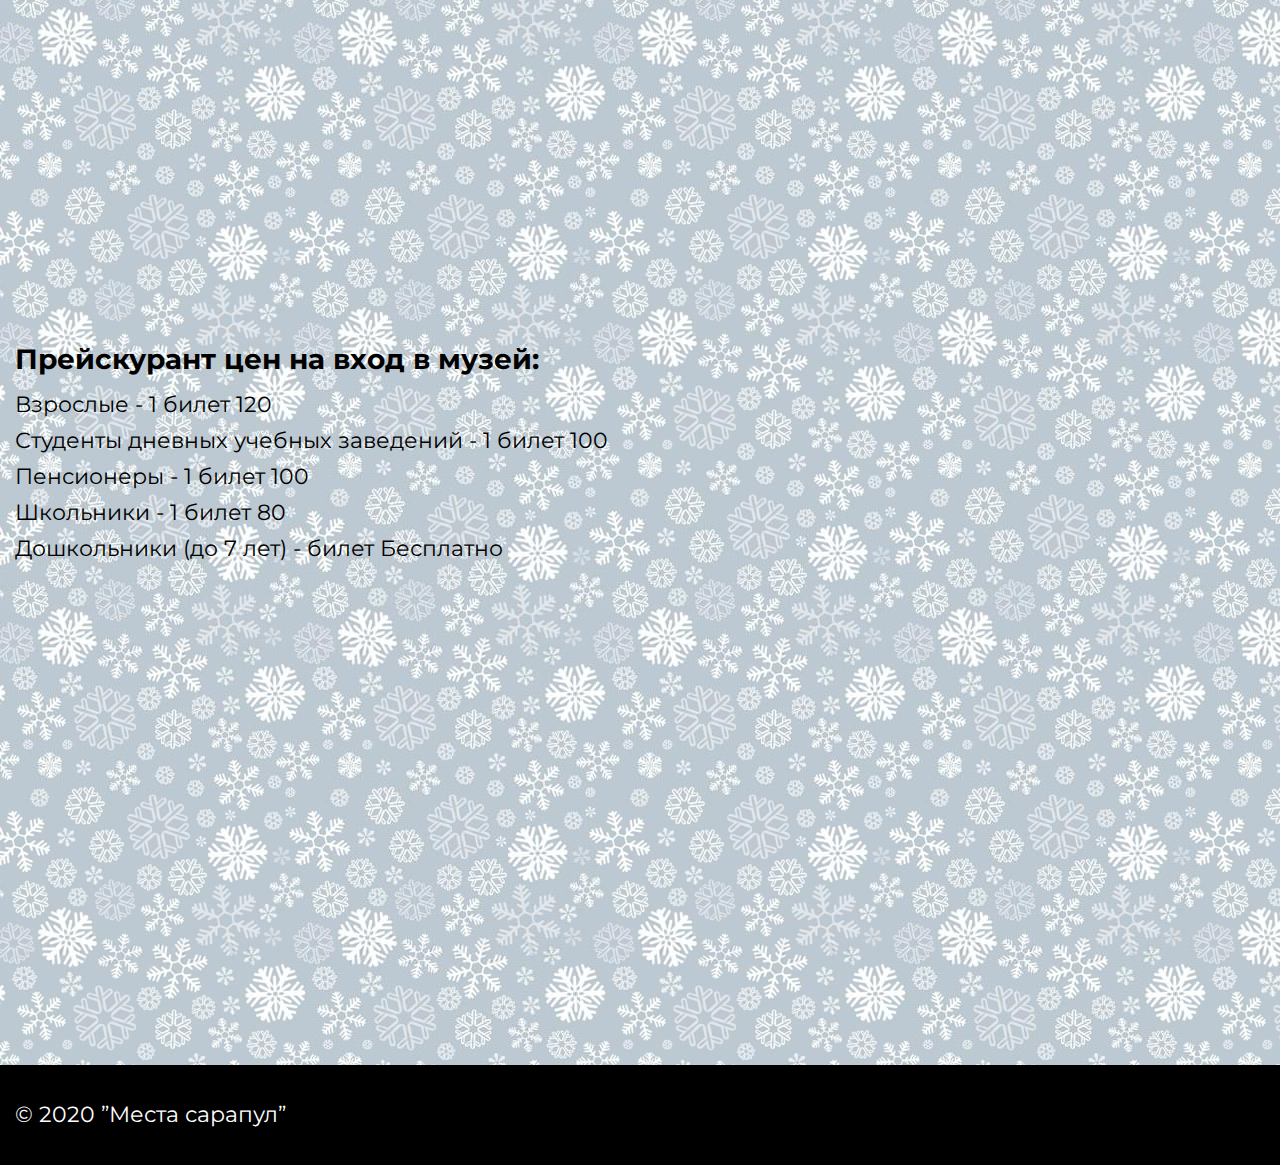
<file: single.html>
<!DOCTYPE html><html lang="zxx"><head>    <meta charset="UTF-8">    <meta name="viewport" content="width=device-width, initial-scale=1.0">    <link rel="stylesheet" href="css/style.min.css">    <link rel="shortcut icon" href="./img/icons/favico.webp" type="image/x-icon">    <title>Места Сарапула</title></head><body>    <div class="wrapper">        <div class="content">            <header class="header" id="myHeader">    <div class="container">        <div class="header-body">            <a href="./index.html" class="header-body__logo">                <div class="header-body__logo-item _anim-items _anim-no-hide">                    <picture><source srcset="./img/icons/route-solid.svg" type="image/webp"><img src="./img/icons/route-solid.svg" alt=""></picture>                </div>                <div class="header-body__logo-text _anim-items _anim-no-hide">                    <span>Места</span>                    <span>Сарапула</span>                </div>            </a>            <div class="header-body__menu _anim-items _anim-no-hide">                <nav>                    <a href="./index.html">Главная</a>                    <div class="dropdown">                        <a href="">Категоррии</a>                        <div class="dropdown-child _anim-items">                            <a href="./route.html">туристический маршрут</a>                            <a href="./monument.html">памятники</a>                            <a href="./interesting.html">интересные места</a>                        </div>                    </div>                </nav>            </div>            <div class="main__burger"><span></span></div>        </div>    </div></header>            <div class="single">                <div class="container">                    <div class="single-body _anim-items">                        <div class="single-body__title">Lorem, ipsum.</div>                        <div class="single-body__image">                            <picture><source srcset="./img/single/image.webp" type="image/webp"><img src="./img/single/image.png" alt=""></picture>                        </div>                        <p class="single-body__paragraph _anim-items _anim-no-hide">                            Lorem ipsum dolor sit amet consectetur adipisicing elit. Commodi odio ab maiores illo ratione velit, vero ducimus facilis sed harum repudiandae minus consequuntur unde, est eius! Quae, dolorem placeat. Eaque quos sint iusto delectus, quisquam exercitationem commodi atque impedit! Quod ducimus, modi cumque, perferendis ex maiores repellat fugit facere atque voluptate ratione blanditiis dolores nisi unde vitae eligendi neque ut molestiae cupiditate fuga distinctio culpa quas dicta! Quas, soluta consectetur?                        </p>                        <p class="single-body__paragraph _anim-items _anim-no-hide">                            Lorem ipsum dolor sit amet consectetur adipisicing elit. Commodi odio ab maiores illo ratione velit, vero ducimus facilis sed harum repudiandae minus consequuntur unde, est eius! Quae, dolorem placeat. Eaque quos sint iusto delectus, quisquam exercitationem commodi atque impedit! Quod ducimus, modi cumque, perferendis ex maiores repellat fugit facere atque voluptate ratione blanditiis dolores nisi unde vitae eligendi neque ut molestiae cupiditate fuga distinctio culpa quas dicta! Quas, soluta consectetur?                        </p>                        <p class="single-body__paragraph _anim-items _anim-no-hide">                            Lorem ipsum dolor sit amet consectetur adipisicing elit. Commodi odio ab maiores illo ratione velit, vero ducimus facilis sed harum repudiandae minus consequuntur unde, est eius! Quae, dolorem placeat. Eaque quos sint iusto delectus, quisquam exercitationem commodi atque impedit! Quod ducimus, modi cumque, perferendis ex maiores repellat fugit facere atque voluptate ratione blanditiis dolores nisi unde vitae eligendi neque ut molestiae cupiditate fuga distinctio culpa quas dicta! Quas, soluta consectetur?                        </p>                        <div class="single-body__gallery _anim-items _anim-no-hide">                            <div class="single-body__gallery-item">                                <picture><source srcset="./img/single/gallery/01.webp" type="image/webp"><img src="./img/single/gallery/01.png" alt=""></picture>                            </div>                            <div class="single-body__gallery-item">                                <picture><source srcset="./img/single/gallery/02.webp" type="image/webp"><img src="./img/single/gallery/02.png" alt=""></picture>                            </div>                            <div class="single-body__gallery-item">                                <picture><source srcset="./img/single/gallery/03.webp" type="image/webp"><img src="./img/single/gallery/03.png" alt=""></picture>                            </div>                        </div>                        <div class="single-body__price">                            <div class="single-body__price-title">Прейскурант цен на вход в музей:</div>                            <div class="single-body__price-item">Взрослые -	1 билет	120</div>                            <div class="single-body__price-item">Студенты дневных учебных заведений - 1 билет 100</div>                            <div class="single-body__price-item">Пенсионеры - 1 билет 100</div>                            <div class="single-body__price-item">Школьники - 1 билет 80</div>                            <div class="single-body__price-item">Дошкольники (до 7 лет) - билет	Бесплатно</div>                        </div>                    </div>                </div>                <div class="single__map">                    <iframe src="https://www.google.com/maps/embed?pb=!1m18!1m12!1m3!1d1853.0095559370154!2d53.7908339617753!3d56.47444253584447!2m3!1f0!2f0!3f0!3m2!1i1024!2i768!4f13.1!3m3!1m2!1s0x43e0c4a42158c171%3A0x6a6f84f04555a9e0!2z0KXRg9C00L7QttC10YHRgtCy0LXQvdC90L4t0LLRi9GB0YLQsNCy0L7Rh9C90YvQuSDQutC-0LzQv9C70LXQutGBIMKr0JTQsNGH0LAg0JHQsNGI0LXQvdC40L3QsMK7!5e0!3m2!1sen!2sru!4v1608031355036!5m2!1sen!2sru" width="100%" height="400" frameborder="0" style="border:0;" allowfullscreen="" aria-hidden="false" tabindex="0"></iframe>                </div>            </div>        </div>        <footer class="footer">    <div class="container">        <div class="footer-body">            <div class="footer-body__copyright">                © 2020 ”Места сарапул”            </div>        </div>    </div></footer>    </div>    <script src="https://code.jquery.com/jquery-3.5.1.js" integrity="sha256-QWo7LDvxbWT2tbbQ97B53yJnYU3WhH/C8ycbRAkjPDc=" crossorigin="anonymous"></script>    <script src="js/script.min.js"></script></body></html>
</file>
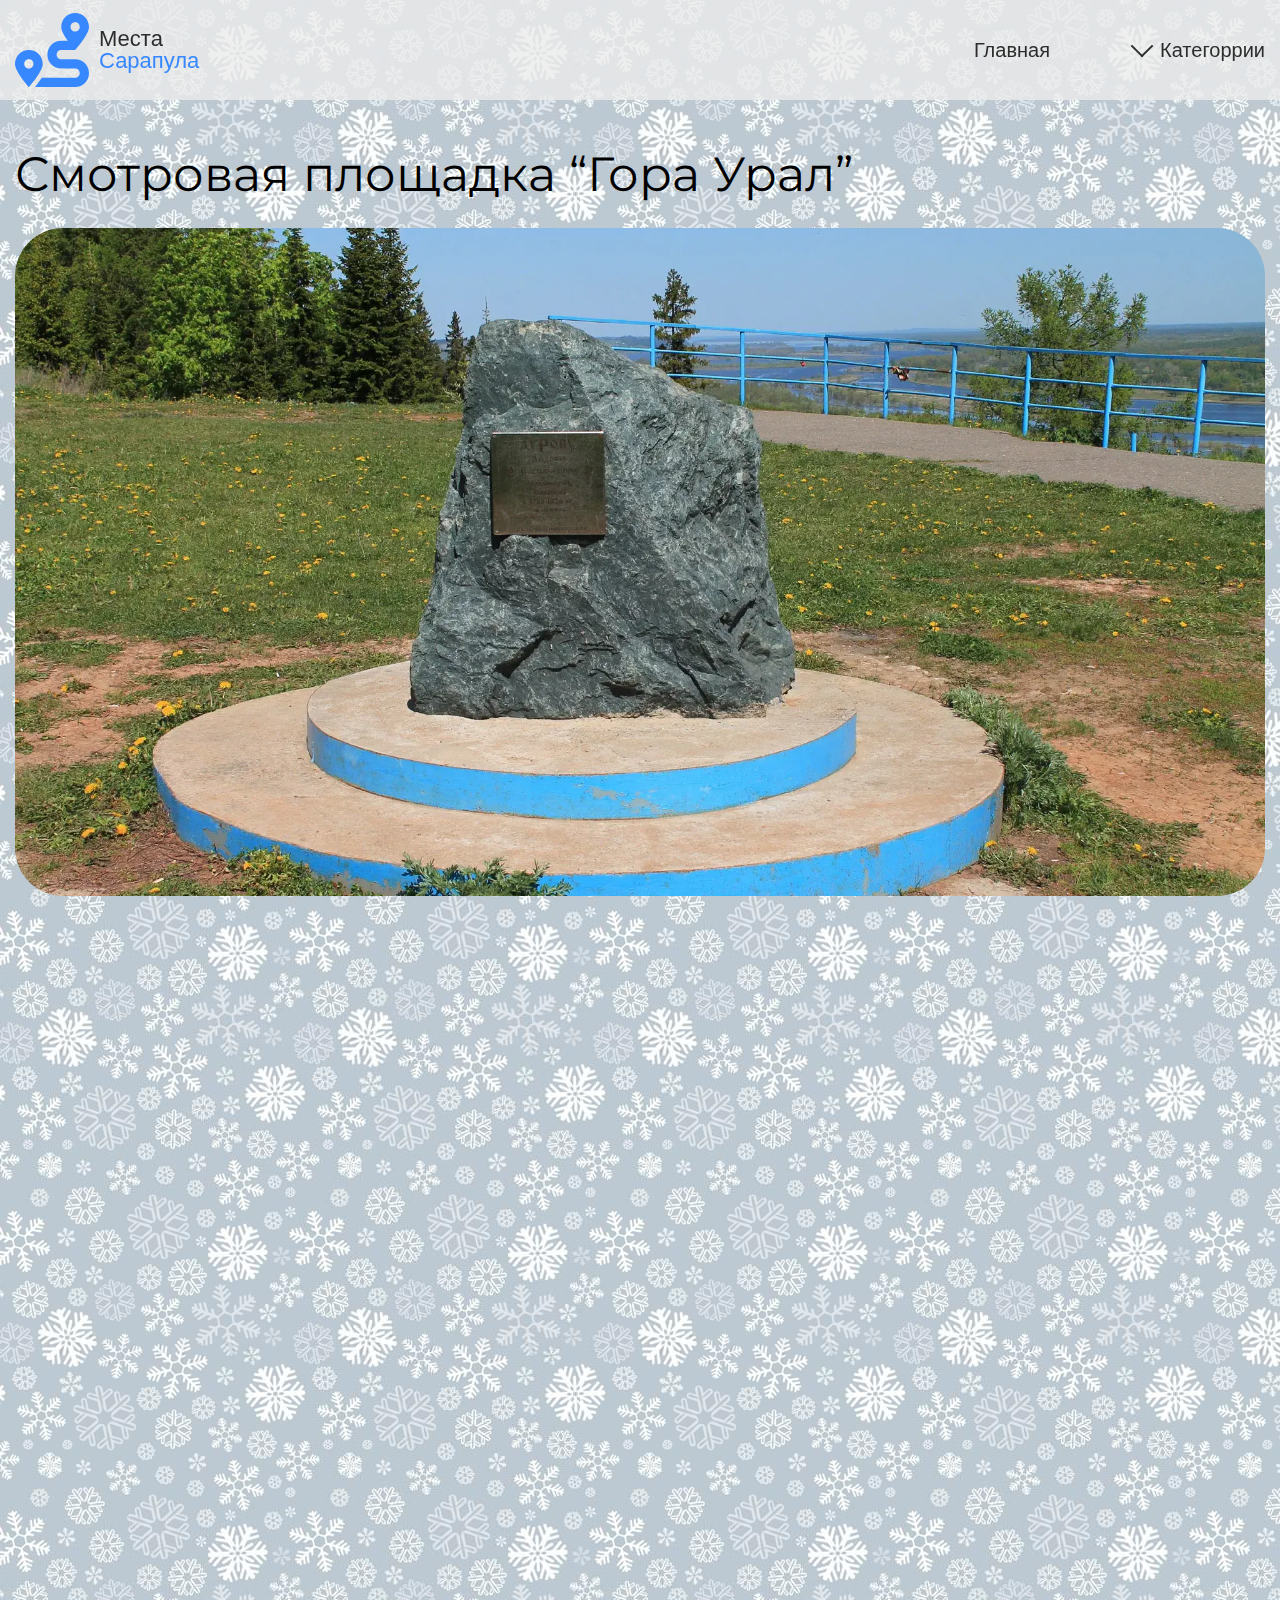
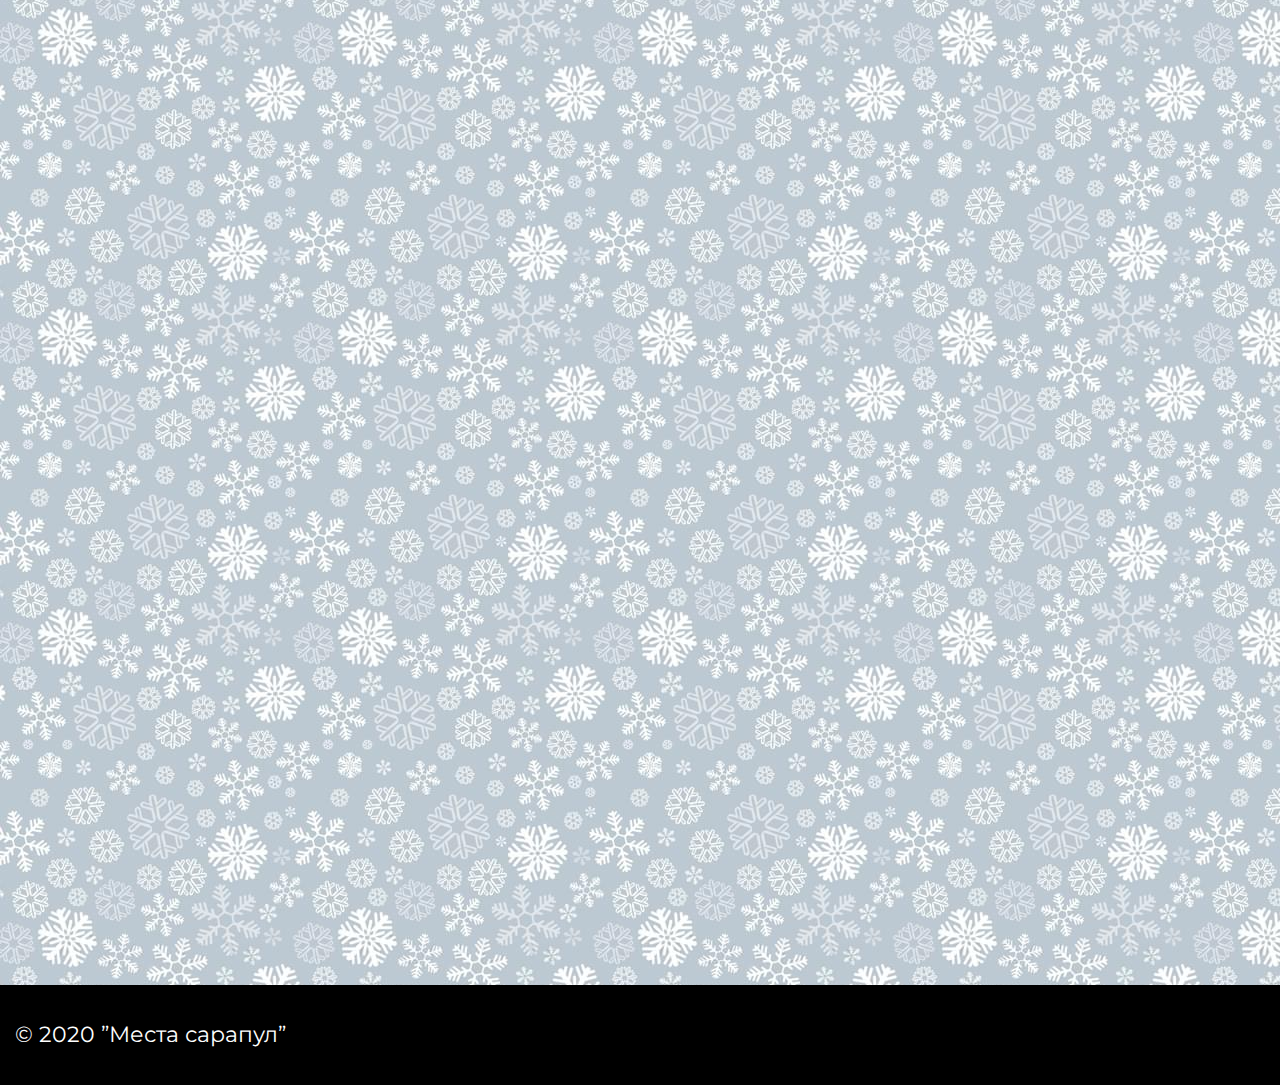
<file: ural.html>
<!DOCTYPE html><html lang="zxx"><head>    <meta charset="UTF-8">    <meta name="viewport" content="width=device-width, initial-scale=1.0">    <link rel="stylesheet" href="css/style.min.css">    <link rel="shortcut icon" href="./img/icons/favico.webp" type="image/x-icon">    <title>Места Сарапула</title></head><body>    <div class="wrapper">        <div class="content">            <header class="header" id="myHeader">    <div class="container">        <div class="header-body">            <a href="./index.html" class="header-body__logo">                <div class="header-body__logo-item _anim-items _anim-no-hide">                    <picture><source srcset="./img/icons/route-solid.svg" type="image/webp"><img src="./img/icons/route-solid.svg" alt=""></picture>                </div>                <div class="header-body__logo-text _anim-items _anim-no-hide">                    <span>Места</span>                    <span>Сарапула</span>                </div>            </a>            <div class="header-body__menu _anim-items _anim-no-hide">                <nav>                    <a href="./index.html">Главная</a>                    <div class="dropdown">                        <a href="">Категоррии</a>                        <div class="dropdown-child _anim-items">                            <a href="./route.html">туристический маршрут</a>                            <a href="./monument.html">памятники</a>                            <a href="./interesting.html">интересные места</a>                        </div>                    </div>                </nav>            </div>            <div class="main__burger"><span></span></div>        </div>    </div></header>            <div class="single">                <div class="container">                    <div class="single-body _anim-items">                        <div class="single-body__title">Смотровая площадка “Гора Урал”</div>                        <div class="single-body__image">                            <picture><source srcset="./img/single/ural/01.webp" type="image/webp"><img src="./img/single/ural/01.png" alt=""></picture>                        </div>                        <p class="single-body__paragraph _anim-items _anim-no-hide">                            История возникновения и описание горы Урал                            Несмотря на то, что у нас в Сарапуле эта смотровая площадка получила название «гора Урал», речь идет скорее о высоком холме. С его наивысшей точки, вершины густо поросшей деревьями, открывается обворожительный вид на реку Каму. Обзор там, действительно, очень хороший. Настоящий панорамный вид!                        </p>                        <p class="single-body__paragraph _anim-items _anim-no-hide">                            Сарапульчане знали про это место давно, хотя сейчас уже и неизвестно кто первым облюбовал его для наблюдений за Камой. Не так давно было решено сделать там смотровую площадку и немного благоустроить территорию. Сделали дорожки, посадили цветы, установили перила.                        </p>                        <p class="single-body__paragraph _anim-items _anim-no-hide">                            Посетить смотровую площадку на горе Урал определенно стоит. Ведь с этой точки открывается прекрасный вид именно на природу Прикамских мест, почти нетронутую человеком. Недаром недалеко от Сарапула, возле села Яромаска, в советское время снимали эпизоды для знаменитого фильма «Волга-Волга»!                        </p>                        <p class="single-body__paragraph _anim-items _anim-no-hide">                            Упоминает о горе Урал в собственной книге «Записки кавалерист-девицы» и знаменитая Надежда Андреевна Дурова. Об этом любезно сообщит посетителю специальный информационный стенд. Также сегодня на горе поставили памятник в честь ее отца - Дурова Андрея Васильевича, 36 лет бывшего городничим Сарапула и успевшего сделать на этом посту много чего полезного для родного города.                        </p>                        <p class="single-body__paragraph _anim-items _anim-no-hide">                            А вот еще один интереснейший факт: на холме Урал растет, пожалуй, древнейшее дерево Сарапула – лиственница сибирская (лат. «Larix sibirica»). Это хвойное дерево из семейства Сосновых, в самом городе его почти не найдешь. Немногочисленные исключения были посажены человеком. Лиственница сибирская на горе Урал выросла естественным путем – уникальный случай! Высота этого дерева – 40 метров (с 15-ти этажный дом). Диаметр ствола – около 70 см, это 220 см в обхвате. Возраст превышает 200 лет.                        </p>                        <div class="single-body__gallery _anim-items _anim-no-hide">                            <div class="single-body__gallery-item">                                <picture><source srcset="./img/single/ural/02.webp" type="image/webp"><img src="./img/single/ural/02.png" alt=""></picture>                            </div>                            <div class="single-body__gallery-item">                                <picture><source srcset="./img/single/ural/03.webp" type="image/webp"><img src="./img/single/ural/03.png" alt=""></picture>                            </div>                            <div class="single-body__gallery-item">                                <picture><source srcset="./img/single/ural/04.webp" type="image/webp"><img src="./img/single/ural/04.png" alt=""></picture>                            </div>                        </div>                    </div>                </div>                <div class="single__map">                    <iframe src="https://www.google.com/maps/embed?pb=!1m18!1m12!1m3!1d2202.516428167777!2d53.810477316122295!3d56.49331564210224!2m3!1f0!2f0!3f0!3m2!1i1024!2i768!4f13.1!3m3!1m2!1s0x43e0c4cbf7a8a799%3A0x2d3773889b6c478e!2sGora%20Ural!5e0!3m2!1sen!2sru!4v1608040395810!5m2!1sen!2sru" width="100%" height="400" frameborder="0" style="border:0;" allowfullscreen="" aria-hidden="false" tabindex="0"></iframe>                </div>            </div>        </div>        <footer class="footer">    <div class="container">        <div class="footer-body">            <div class="footer-body__copyright">                © 2020 ”Места сарапул”            </div>        </div>    </div></footer>    </div>    <script src="https://code.jquery.com/jquery-3.5.1.js" integrity="sha256-QWo7LDvxbWT2tbbQ97B53yJnYU3WhH/C8ycbRAkjPDc=" crossorigin="anonymous"></script>    <script src="js/script.min.js"></script></body></html>
</file>
<file: css/style.min.css>
@charset "UTF-8";@import url(https://fonts.googleapis.com/css2?family=Alice&family=Montserrat:wght@400;500&family=Proza+Libre&family=Roboto&display=swap);@font-face{font-family:MyriadPro-Regular;font-display:swap;src:url(../fonts/MyriadPro-Regular.woff) format("woff"),url(../fonts/MyriadPro-Regular.woff2) format("woff2");font-weight:400;font-style:normal}*{padding:0;margin:0;border:0}*,:after,:before{-webkit-box-sizing:border-box;box-sizing:border-box}:active,:focus{outline:0}a:active,a:focus{outline:0}aside,footer,header,nav{display:block}body,html{height:100%;width:100%;font-size:100%;line-height:1;font-size:14px;-ms-text-size-adjust:100%;-moz-text-size-adjust:100%;-webkit-text-size-adjust:100%}button,input,textarea{font-family:inherit}input::-ms-clear{display:none}button{cursor:pointer}button::-moz-focus-inner{padding:0;border:0}a,a:visited{text-decoration:none}a:hover{text-decoration:none}ul li{list-style:none}img{vertical-align:top}h1,h2,h3,h4,h5,h6{font-size:inherit;font-weight:400}.main__burger{display:none}.lock{overflow:hidden}.slick-list{overflow:hidden}.slick-track{display:-webkit-box;display:-ms-flexbox;display:flex;-webkit-box-align:start;-ms-flex-align:start;align-items:flex-start}body{overflow:auto;background-image:url(../img/951913404.jpg)}.container{max-width:1630px;margin:0 auto;padding:0 15px;position:relative}.wrapper{min-height:100%;overflow:hidden;display:-webkit-box;display:-ms-flexbox;display:flex;-webkit-box-orient:vertical;-webkit-box-direction:normal;-ms-flex-direction:column;flex-direction:column}.content{-webkit-box-flex:1;-ms-flex:1 1 auto;flex:1 1 auto}.header{background-color:rgba(235,235,235,.8);position:fixed;z-index:2;width:100%}.header-body{height:100px;display:-webkit-box;display:-ms-flexbox;display:flex;-webkit-box-align:center;-ms-flex-align:center;align-items:center;-webkit-box-pack:justify;-ms-flex-pack:justify;justify-content:space-between;-webkit-transition:all .6s ease .1s;-o-transition:all .6s ease .1s;transition:all .6s ease .1s}.header-body__logo{display:-webkit-box;display:-ms-flexbox;display:flex;-webkit-box-align:center;-ms-flex-align:center;align-items:center}.header-body__logo-item{width:74px;height:74px;border-radius:16px 0 16px 0;color:#fff;font-family:Alice,serif;font-size:40px;font-weight:400;line-height:73px;text-align:center;-webkit-transition:all .3s ease;-o-transition:all .3s ease;transition:all .3s ease;opacity:0;-webkit-transform:scale(0);-ms-transform:scale(0);transform:scale(0);-webkit-transition:all .6s ease .3s;-o-transition:all .6s ease .3s;transition:all .6s ease .3s}.header-body__logo-item._active{opacity:1;-webkit-transform:scale(1);-ms-transform:scale(1);transform:scale(1)}.header-body__logo-text{display:-webkit-box;display:-ms-flexbox;display:flex;-webkit-box-orient:vertical;-webkit-box-direction:normal;-ms-flex-direction:column;flex-direction:column;color:#2c2c2c;font-family:sans-serif;font-size:22px;font-weight:400;margin:0 0 0 10px;-webkit-transition:all .3s ease;-o-transition:all .3s ease;transition:all .3s ease}.header-body__logo-text span{opacity:0;-webkit-transform:translate(120%,0);-ms-transform:translate(120%,0);transform:translate(120%,0);-webkit-transition:all .3s ease;-o-transition:all .3s ease;transition:all .3s ease}.header-body__logo-text span:nth-child(2){color:#3787ff;-webkit-transition:all .3s ease .1s;-o-transition:all .3s ease .1s;transition:all .3s ease .1s}.header-body__logo-text._active span{opacity:1;-webkit-transform:translate(0);-ms-transform:translate(0);transform:translate(0)}.header-body__menu nav{display:-webkit-box;display:-ms-flexbox;display:flex}.header-body__menu nav a{color:#2c2c2c;font-family:sans-serif;font-size:20px;font-weight:400;-webkit-transition:all .3s ease;-o-transition:all .3s ease;transition:all .3s ease;position:relative;margin:0 0 0 110px}.header-body__menu nav a::before{content:'';display:block;width:100%;height:2px;background-color:#fff;position:absolute;bottom:-4px;-webkit-transform:translate(-100%,0);-ms-transform:translate(-100%,0);transform:translate(-100%,0);opacity:0;visibility:hidden;-webkit-transition:all .3s ease .1s;-o-transition:all .3s ease .1s;transition:all .3s ease .1s}.header-body__menu nav a:hover{color:#3787ff}.header-body__menu nav a:hover::before{-webkit-transform:translate(0);-ms-transform:translate(0);transform:translate(0);opacity:1;visibility:visible;background-color:#3787ff}.header-body__menu nav .dropdown{position:relative;display:block;-webkit-box-flex:0;-ms-flex:0 0 auto;flex:0 0 auto;margin:0 0 0 110px}.header-body__menu nav .dropdown::after,.header-body__menu nav .dropdown::before{content:'';display:block;width:16px;height:2px;position:absolute;top:10px;right:120px;background-color:#2c2c2c;-webkit-transition:all .3s ease;-o-transition:all .3s ease;transition:all .3s ease}.header-body__menu nav .dropdown::before{-webkit-transform:rotate(45deg);-ms-transform:rotate(45deg);transform:rotate(45deg)}.header-body__menu nav .dropdown::after{-webkit-transform:rotate(-45deg);-ms-transform:rotate(-45deg);transform:rotate(-45deg);right:110px}.header-body__menu nav .dropdown a{margin:0}.header-body__menu nav .dropdown a::before{display:none}.header-body__menu nav .dropdown-child{position:absolute;bottom:-158px;right:-15px;display:-webkit-box;display:-ms-flexbox;display:flex;-webkit-box-orient:vertical;-webkit-box-direction:normal;-ms-flex-direction:column;flex-direction:column;width:268px;padding:0 14px 16px 14px;background-color:#851c1c;border-radius:0 0 16px 16px;background-color:rgba(235,235,235,.8);opacity:0;visibility:hidden;-webkit-transition:all .3s ease;-o-transition:all .3s ease;transition:all .3s ease;-webkit-transform:translate(100%,0);-ms-transform:translate(100%,0);transform:translate(100%,0)}.header-body__menu nav .dropdown-child a{text-align:left;margin:14px 0 0 0}.header-body__menu nav .dropdown-child a::before{content:'';display:block;width:100%;height:2px;background-color:#f7ffcb;position:absolute;bottom:-4px;-webkit-transform:translate(-100%,0);-ms-transform:translate(-100%,0);transform:translate(-100%,0);opacity:0;visibility:hidden;-webkit-transition:all .3s ease .1s;-o-transition:all .3s ease .1s;transition:all .3s ease .1s}.header-body__menu nav .dropdown-child a:hover{color:#3787ff}.header-body__menu nav .dropdown-child a:hover::before{-webkit-transform:translate(0);-ms-transform:translate(0);transform:translate(0);opacity:1;visibility:visible;background-color:#3787ff}.header-body__menu nav .dropdown-child::before{content:'';position:absolute;top:-40px;display:block;width:100%;height:40px;background-color:transparent;visibility:hidden}.header-body__menu nav .dropdown:hover::after,.header-body__menu nav .dropdown:hover::before{background-color:#3787ff}.header-body__menu nav .dropdown:hover::before{-webkit-transform:rotate(-45deg);-ms-transform:rotate(-45deg);transform:rotate(-45deg)}.header-body__menu nav .dropdown:hover::after{-webkit-transform:rotate(45deg);-ms-transform:rotate(45deg);transform:rotate(45deg)}.header-body__menu nav .dropdown:hover .dropdown-child{opacity:1;visibility:visible;-webkit-transform:translate(0);-ms-transform:translate(0);transform:translate(0)}.header-body__menu nav .dropdown:hover .dropdown-child::before{visibility:visible}.header-body__menu.active nav{opacity:1;visibility:visible;-webkit-transform:translate(0);-ms-transform:translate(0);transform:translate(0)}.header.sticky{position:fixed;width:100%}.header.sticky .header-body__logo-item{opacity:0;visibility:hidden}.header.sticky .header-body__logo-text{-webkit-box-orient:horizontal;-webkit-box-direction:normal;-ms-flex-direction:row;flex-direction:row;position:absolute}.header.sticky .header-body__logo-text span{margin:0 10px 0 0}.header.sticky .header-body{height:60px}.header.sticky .header-body .main__burger{top:22px}.header.sticky .dropdown-child{bottom:-138px}.header.sticky .dropdown-child::before{height:20px;top:-20px}.footer{background-color:#000}.footer-body{display:-webkit-box;display:-ms-flexbox;display:flex;-webkit-box-align:center;-ms-flex-align:center;align-items:center;height:100px}.footer-body__copyright{color:#fff;font-family:Montserrat;font-size:22px;font-weight:400}.slider-main{height:100vh;width:100%;position:relative}.slider-main .slick-arrow{position:absolute;margin:100px 0 0 0;z-index:1;font-size:0;top:0;height:calc(100vh - 100px);width:50px;background-color:rgba(0,0,0,0);-webkit-transition:all .3s ease;-o-transition:all .3s ease;transition:all .3s ease}.slider-main .slick-arrow:hover{background-color:rgba(0,0,0,.1)}.slider-main .slick-arrow.slick-prev{left:0}.slider-main .slick-arrow.slick-next{right:0}.slider-main .slick-dots{position:absolute;bottom:40px;left:50%;-webkit-transform:translate(-50%,0);-ms-transform:translate(-50%,0);transform:translate(-50%,0);display:-webkit-box;display:-ms-flexbox;display:flex}.slider-main .slick-dots li{display:block;width:14px;height:14px;border-radius:50%;background-color:#fff;margin:0 5px}.slider-main .slick-dots li button{font-size:0}.slider-main .slick-dots li.slick-active{position:relative}.slider-main .slick-dots li.slick-active::after{content:'';position:absolute;top:50%;left:50%;-webkit-transform:translate(-50%,-50%);-ms-transform:translate(-50%,-50%);transform:translate(-50%,-50%);display:block;width:8px;height:8px;border-radius:50%;background-color:#000}.slider-main__item{height:100vh;width:100%;display:-webkit-box;display:-ms-flexbox;display:flex;-webkit-box-align:center;-ms-flex-align:center;align-items:center;position:relative}.slider-main__item-bg{position:absolute;z-index:-1;top:0;left:0;width:100%;height:100vh;background-position:center;background-size:cover;background-repeat:no-repeat}.slider-main__item-bg.bg01{background-image:url(../img/slider/01.png)}.slider-main__item-bg.bg02{background-image:url(../img/slider/02.png)}.slider-main__item-bg.bg03{background-image:url(../img/slider/03.png)}.slider-main__info{position:absolute;padding:0 12px 60px 50px;left:0;display:block;width:500px;height:300px;border-radius:0 16px 16px 0;background-color:rgba(78,78,78,.8);color:#fff;font-family:Montserrat}.slider-main__info-title{font-size:36px;margin:14px 0 26px 0}.slider-main__info-descr{font-size:18px;line-height:28px;color:#e9e9e9}.slider-main__info-btn{position:absolute;bottom:20px;right:20px}.slider-main__info-btn a{display:inline-block;color:#fff;font-family:Montserrat;font-size:16px;padding:10px;background-color:#ffffff3a;border-radius:7px;-webkit-transition:all .3s ease;-o-transition:all .3s ease;transition:all .3s ease;position:relative;overflow:hidden}.slider-main__info-btn a::before{content:'';display:block;width:100%;height:100%;background-color:#ffffff60;position:absolute;z-index:0;top:0;left:0;-webkit-transform:translate(-100%,-100%) rotate(-30deg) scale(2.5);-ms-transform:translate(-100%,-100%) rotate(-30deg) scale(2.5);transform:translate(-100%,-100%) rotate(-30deg) scale(2.5);-webkit-transition:all .3s ease;-o-transition:all .3s ease;transition:all .3s ease}.slider-main__info-btn a:hover::before{-webkit-transform:translate(0) rotate(-30deg) scale(2.5);-ms-transform:translate(0) rotate(-30deg) scale(2.5);transform:translate(0) rotate(-30deg) scale(2.5)}.places{margin:100px 0 20px}.places-item{display:-webkit-box;display:-ms-flexbox;display:flex;width:100%;height:400px;overflow:hidden;border-radius:23px;background-color:#fff;-webkit-box-shadow:2px 6px 10px rgba(170,170,170,.4);box-shadow:2px 6px 10px rgba(170,170,170,.4);position:relative;margin:0 0 80px 0;-webkit-transform:translate(-120%,0);-ms-transform:translate(-120%,0);transform:translate(-120%,0);opacity:0;-webkit-transition:all .6s ease .1s;-o-transition:all .6s ease .1s;transition:all .6s ease .1s}.places-item__img{-webkit-box-flex:0;-ms-flex:0 1 50%;flex:0 1 50%}.places-item__img img{width:100%;height:100%;-o-object-fit:cover;object-fit:cover;-o-object-position:center;object-position:center}.places-item__text{padding:20px 20px 20px 30px;-webkit-box-flex:0;-ms-flex:0 1 50%;flex:0 1 50%;position:relative}.places-item__text-title{font-family:Arial,Helvetica,sans-serif;font-size:30px}.places-item__text-item{margin:20px 0 0 0;font-family:Arial,Helvetica,sans-serif;font-size:20px;line-height:26px;color:#4b4b4b}.places-item__text-btn{width:50%;height:100%;position:absolute;right:0;-webkit-transform:translate(120%,0);-ms-transform:translate(120%,0);transform:translate(120%,0);opacity:0;visibility:hidden;-webkit-transition:all .3s ease .1s;-o-transition:all .3s ease .1s;transition:all .3s ease .1s}.places-item__text-btn a{display:-webkit-box;display:-ms-flexbox;display:flex;-webkit-box-align:center;-ms-flex-align:center;align-items:center;-webkit-box-pack:center;-ms-flex-pack:center;justify-content:center;background-color:rgba(59,59,59,.6);width:100%;height:100%;position:absolute;font-size:40px;color:#fff;font-family:roboto}.places-item.rev{-webkit-box-orient:horizontal;-webkit-box-direction:reverse;-ms-flex-direction:row-reverse;flex-direction:row-reverse;-webkit-transform:translate(120%,0);-ms-transform:translate(120%,0);transform:translate(120%,0)}.places-item.rev .places-item__text-btn{left:0;-webkit-transform:translate(-100%,0);-ms-transform:translate(-100%,0);transform:translate(-100%,0)}.places-item:hover .places-item__text-btn{-webkit-transform:translate(0);-ms-transform:translate(0);transform:translate(0);opacity:1;visibility:visible}.places-item._active{-webkit-transform:translate(0);-ms-transform:translate(0);transform:translate(0);opacity:1}.single{margin:150px 0 0 0}.single-body__title{color:#000;font-family:Montserrat;font-size:48px;font-weight:400;margin:0 0 30px 0;-webkit-transform:translate(-120%,0);-ms-transform:translate(-120%,0);transform:translate(-120%,0);opacity:0;-webkit-transition:all .4s ease .5s;-o-transition:all .4s ease .5s;transition:all .4s ease .5s}.single-body__image{width:100%;height:668px;border-radius:48px;margin:0 0 100px 0;overflow:hidden;-webkit-transform:translate(120%,0);-ms-transform:translate(120%,0);transform:translate(120%,0);opacity:0;-webkit-transition:all .6s ease 0s;-o-transition:all .6s ease 0s;transition:all .6s ease 0s}.single-body__image img{width:100%;height:100%;-o-object-fit:cover;object-fit:cover;-o-object-position:center;object-position:center}.single-body__paragraph{color:#000;font-family:Montserrat;font-size:22px;line-height:26px;font-weight:400;margin:0 0 20px 0;background-color:rgba(221,221,221,.7);padding:10px;border-radius:0 25px 0 25px;-webkit-transform:translate(-120%,0);-ms-transform:translate(-120%,0);transform:translate(-120%,0);opacity:0;-webkit-transition:all .6s ease 0s;-o-transition:all .6s ease 0s;transition:all .6s ease 0s}.single-body__paragraph._active{-webkit-transform:translate(0);-ms-transform:translate(0);transform:translate(0);opacity:1}.single-body__gallery{margin:80px 0 0 0;display:-webkit-box;display:-ms-flexbox;display:flex;-webkit-box-pack:justify;-ms-flex-pack:justify;justify-content:space-between}.single-body__gallery-item{-webkit-box-flex:0;-ms-flex:0 1 30%;flex:0 1 30%;height:300px;overflow:hidden;border-radius:10px;-webkit-transition:all .6s ease .2s;-o-transition:all .6s ease .2s;transition:all .6s ease .2s;opacity:0;-webkit-transform:translate(-120%,0);-ms-transform:translate(-120%,0);transform:translate(-120%,0)}.single-body__gallery-item img{width:100%;height:100%;-o-object-fit:cover;object-fit:cover;-o-object-position:center;object-position:center}.single-body__gallery-item:nth-child(2){-webkit-transition:all .6s ease .4s;-o-transition:all .6s ease .4s;transition:all .6s ease .4s}.single-body__gallery-item:nth-child(3){-webkit-transition:all .6s ease .6s;-o-transition:all .6s ease .6s;transition:all .6s ease .6s}.single-body__gallery._active .single-body__gallery-item{opacity:1;-webkit-transform:translate(0);-ms-transform:translate(0);transform:translate(0)}.single-body__price{margin:80px 0 100px 0}.single-body__price-title{color:#000;font-family:Montserrat;font-size:28px;line-height:26px;font-weight:700;margin:0 0 20px 0}.single-body__price-item{color:#000;font-family:Montserrat;font-size:22px;line-height:26px;font-weight:400;margin:0 0 10px 0}.single-body._active .single-body__image{-webkit-transform:translate(0);-ms-transform:translate(0);transform:translate(0);opacity:1}.single-body._active .single-body__title{-webkit-transform:translate(0);-ms-transform:translate(0);transform:translate(0);opacity:1}.single__map{margin:80px 0 0 0}.route{margin:150px 0 0 0}.route-body{position:relative}.route-body__arrow{position:relative;z-index:-2;display:-webkit-box;display:-ms-flexbox;display:flex;-webkit-box-pack:center;-ms-flex-pack:center;justify-content:center;width:100%;height:100px;margin:-50px 0 50px 0}.route-body__arrow img{width:100px;height:100px;-webkit-transform:translate(0,-220%);-ms-transform:translate(0,-220%);transform:translate(0,-220%);-webkit-transition:all .4s ease .1s;-o-transition:all .4s ease .1s;transition:all .4s ease .1s;opacity:0}.route-body__arrow._active img{opacity:1;-webkit-transform:translate(0);-ms-transform:translate(0);transform:translate(0)}.interesting{margin:150px 0 0 0}.monument{margin:150px 0 0 0}.monument-body{display:-webkit-box;display:-ms-flexbox;display:flex;-webkit-box-pack:justify;-ms-flex-pack:justify;justify-content:space-between;-ms-flex-wrap:wrap;flex-wrap:wrap}.monument-body .places-item{-webkit-box-flex:0;-ms-flex:0 1 48%;flex:0 1 48%}@media (max-width:1023px){.main__burger{display:block;position:fixed;right:30px;top:45px;z-index:51;width:30px;height:20px;-webkit-transition:all .3s ease;-o-transition:all .3s ease;transition:all .3s ease}.main__burger::after,.main__burger::before{content:'';background-color:#2c2c2c;position:absolute;width:100%;height:2px;left:0;-webkit-transition:all .3s ease;-o-transition:all .3s ease;transition:all .3s ease}.main__burger::before{top:0}.main__burger::after{bottom:0}.main__burger span{position:absolute;width:100%;height:2px;top:9px;background-color:#2c2c2c;-webkit-transition:all .3s ease;-o-transition:all .3s ease;transition:all .3s ease}.main__burger.active::before{-webkit-transform:rotate(45deg);-ms-transform:rotate(45deg);transform:rotate(45deg);top:9px}.main__burger.active::after{-webkit-transform:rotate(-45deg);-ms-transform:rotate(-45deg);transform:rotate(-45deg);bottom:9px}.main__burger.active span{-webkit-transform:scale(0);-ms-transform:scale(0);transform:scale(0)}.header-body__menu nav a{margin:0;font-size:30px}.header-body__menu nav .dropdown a{display:none}.header-body__menu nav .dropdown-child a{display:inline-block;text-align:center;margin:20px 0 0 0;font-size:30px}.header-body__menu nav .dropdown-child{visibility:visible;opacity:1;-webkit-transform:translate(0);-ms-transform:translate(0);transform:translate(0);background-color:transparent;position:relative;top:0;left:0;padding:0;width:100%}.header-body__menu nav .dropdown{margin:0}.header-body__menu nav .dropdown::after,.header-body__menu nav .dropdown:before{display:none}.header-body__menu nav{opacity:0;visibility:hidden;position:fixed;top:0;left:0;background-color:rgba(207,207,207,.9);width:100%;height:100vh;-webkit-box-orient:vertical;-webkit-box-direction:normal;-ms-flex-direction:column;flex-direction:column;-webkit-box-align:center;-ms-flex-align:center;align-items:center;-webkit-box-pack:center;-ms-flex-pack:center;justify-content:center;-webkit-transform:translate(-120%,0);-ms-transform:translate(-120%,0);transform:translate(-120%,0);-webkit-transition:all .4s ease;-o-transition:all .4s ease;transition:all .4s ease}.places-item__text-btn{-webkit-transform:translate(0);-ms-transform:translate(0);transform:translate(0);opacity:1;visibility:visible}.places-item__text-btn a{width:auto;height:auto;font-size:20px;display:block;bottom:10px;right:20px;color:#000;padding:10px;background-color:#3636363a;border-radius:7px;overflow:hidden}.places-item.rev .places-item__text-btn{-webkit-transform:translate(0);-ms-transform:translate(0);transform:translate(0);opacity:1;visibility:visible}.places-item.rev .places-item__text-btn a{width:123.28px;height:auto;font-size:20px;display:inline-block;bottom:10px;left:20px;color:#000;padding:10px;background-color:#3636363a;border-radius:7px;overflow:hidden}.monument-body .places-item{-webkit-box-orient:vertical;-webkit-box-direction:normal;-ms-flex-direction:column;flex-direction:column;height:800px}}@media (max-width:800px){.places-item__text-title{font-size:24px}.places-item__text-item{font-size:16px;line-height:20px}.places-item.rev .places-item__text-btn{left:auto}.places-item.rev .places-item__text-btn a{left:auto;width:auto;right:20px}.places-item.rev{-webkit-box-orient:vertical;-webkit-box-direction:normal;-ms-flex-direction:column;flex-direction:column;height:800px}.places-item{-webkit-box-orient:vertical;-webkit-box-direction:normal;-ms-flex-direction:column;flex-direction:column;height:800px}}@media (max-width:767px){.main__burger{top:35px}.header-body__logo-item{width:56px;height:56px;font-size:30px;line-height:56px}.header-body{height:80px}.single-body__image{height:300px}.single-body__gallery-item{-webkit-box-flex:0;-ms-flex:0 1 100%;flex:0 1 100%;height:200px;margin:0 0 20px 0}.single-body__gallery{-webkit-box-orient:vertical;-webkit-box-direction:normal;-ms-flex-direction:column;flex-direction:column}.monument-body .places-item{-webkit-box-flex:0;-ms-flex:0 1 100%;flex:0 1 100%}}@media (max-width:500px){.slider-main__info-btn a{font-size:14px;padding:8px}.slider-main__info-btn{bottom:10px;right:10px}.slider-main__info{padding:0 8px 40px 14px;width:300px;height:360px}}.webp body{background-image:url(../img/951913404.webp)}.webp .slider-main__item-bg.bg01{background-image:url(../img/slider/01.webp)}.webp .slider-main__item-bg.bg02{background-image:url(../img/slider/02.webp)}.webp .slider-main__item-bg.bg03{background-image:url(../img/slider/03.webp)}
</file>
